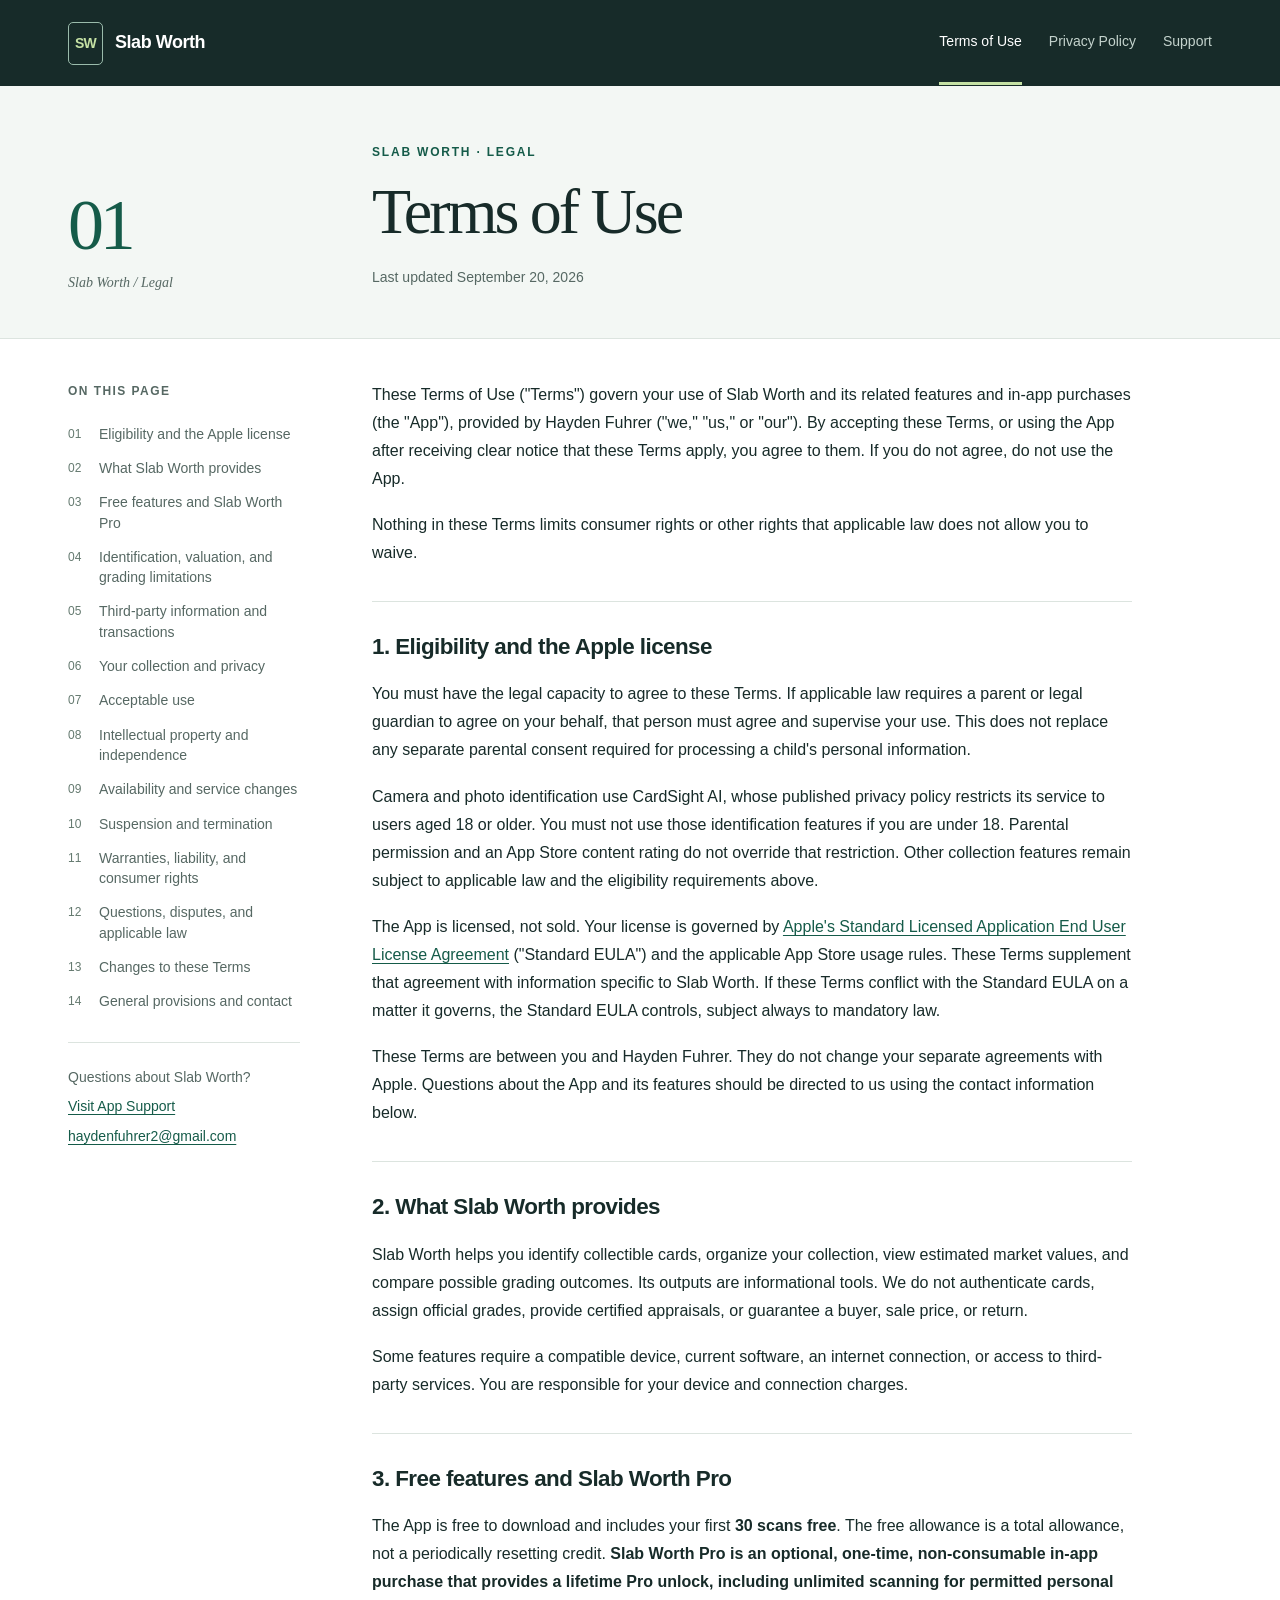
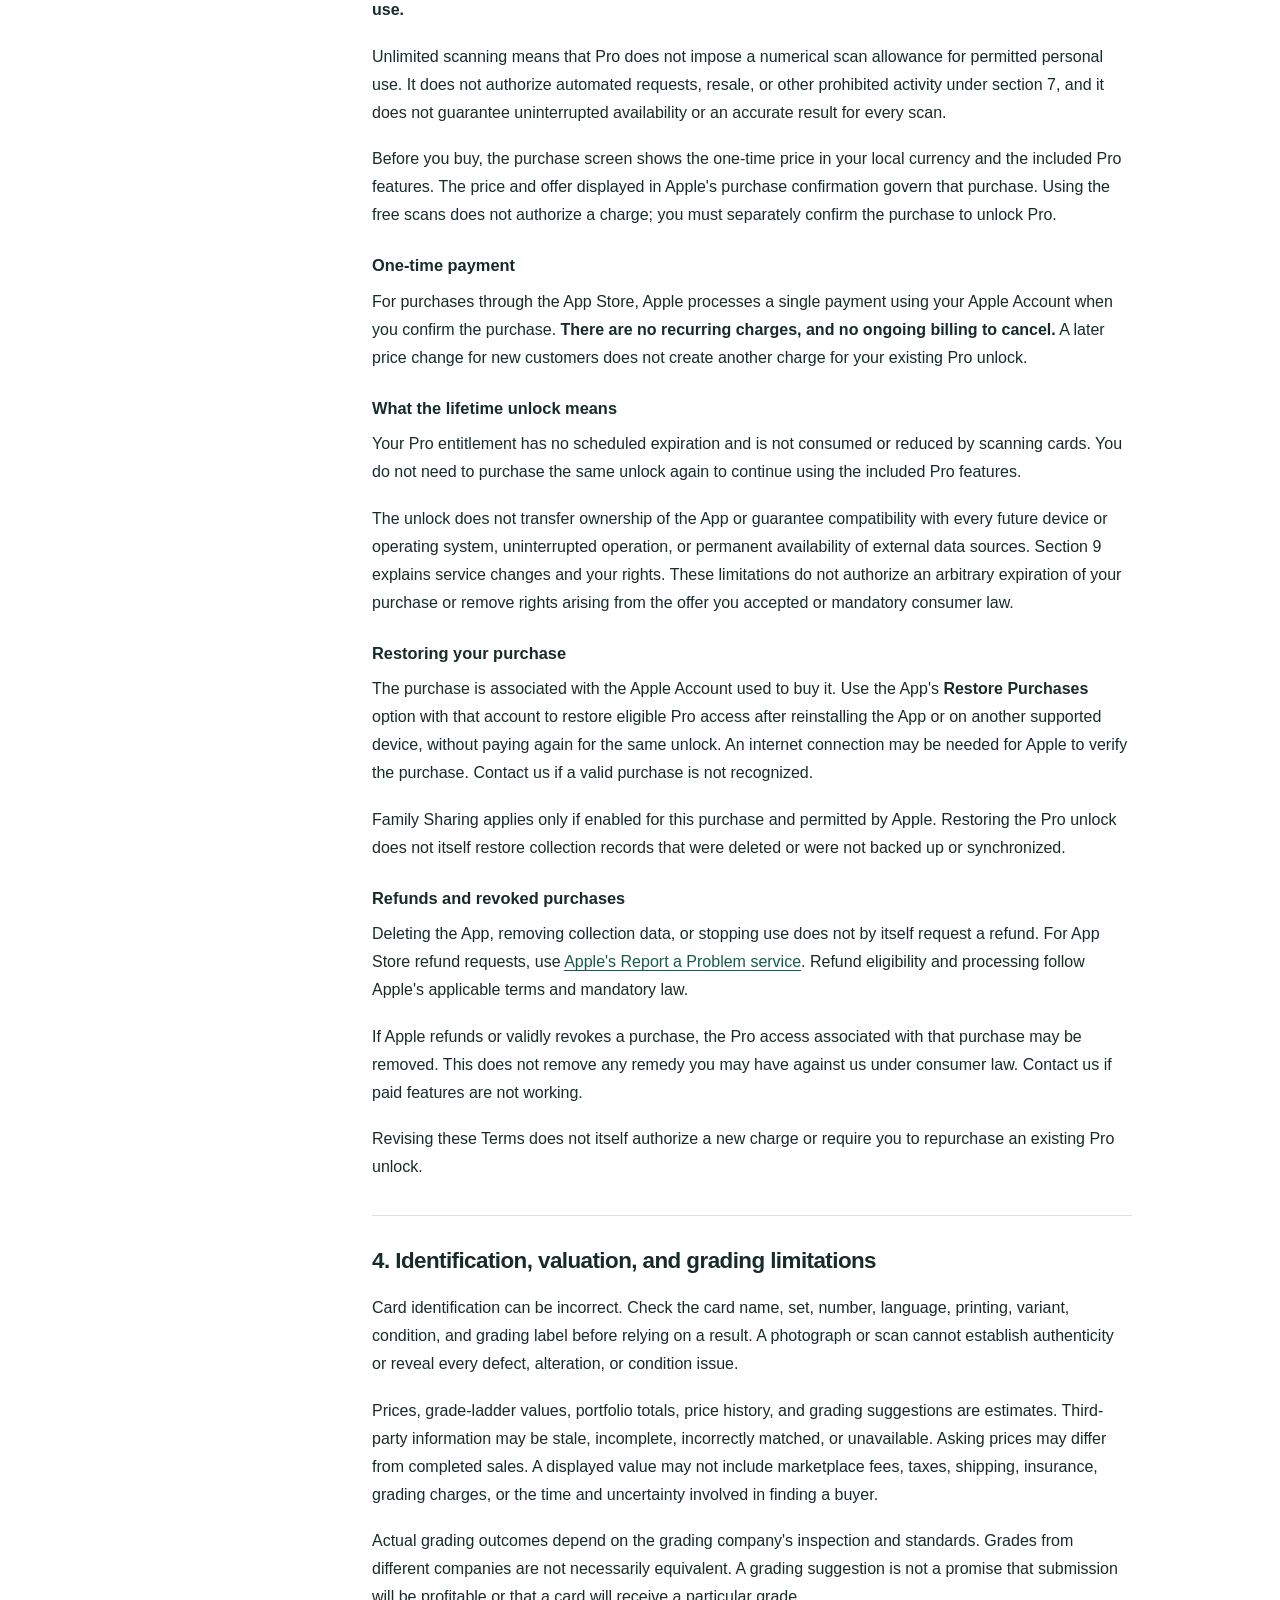
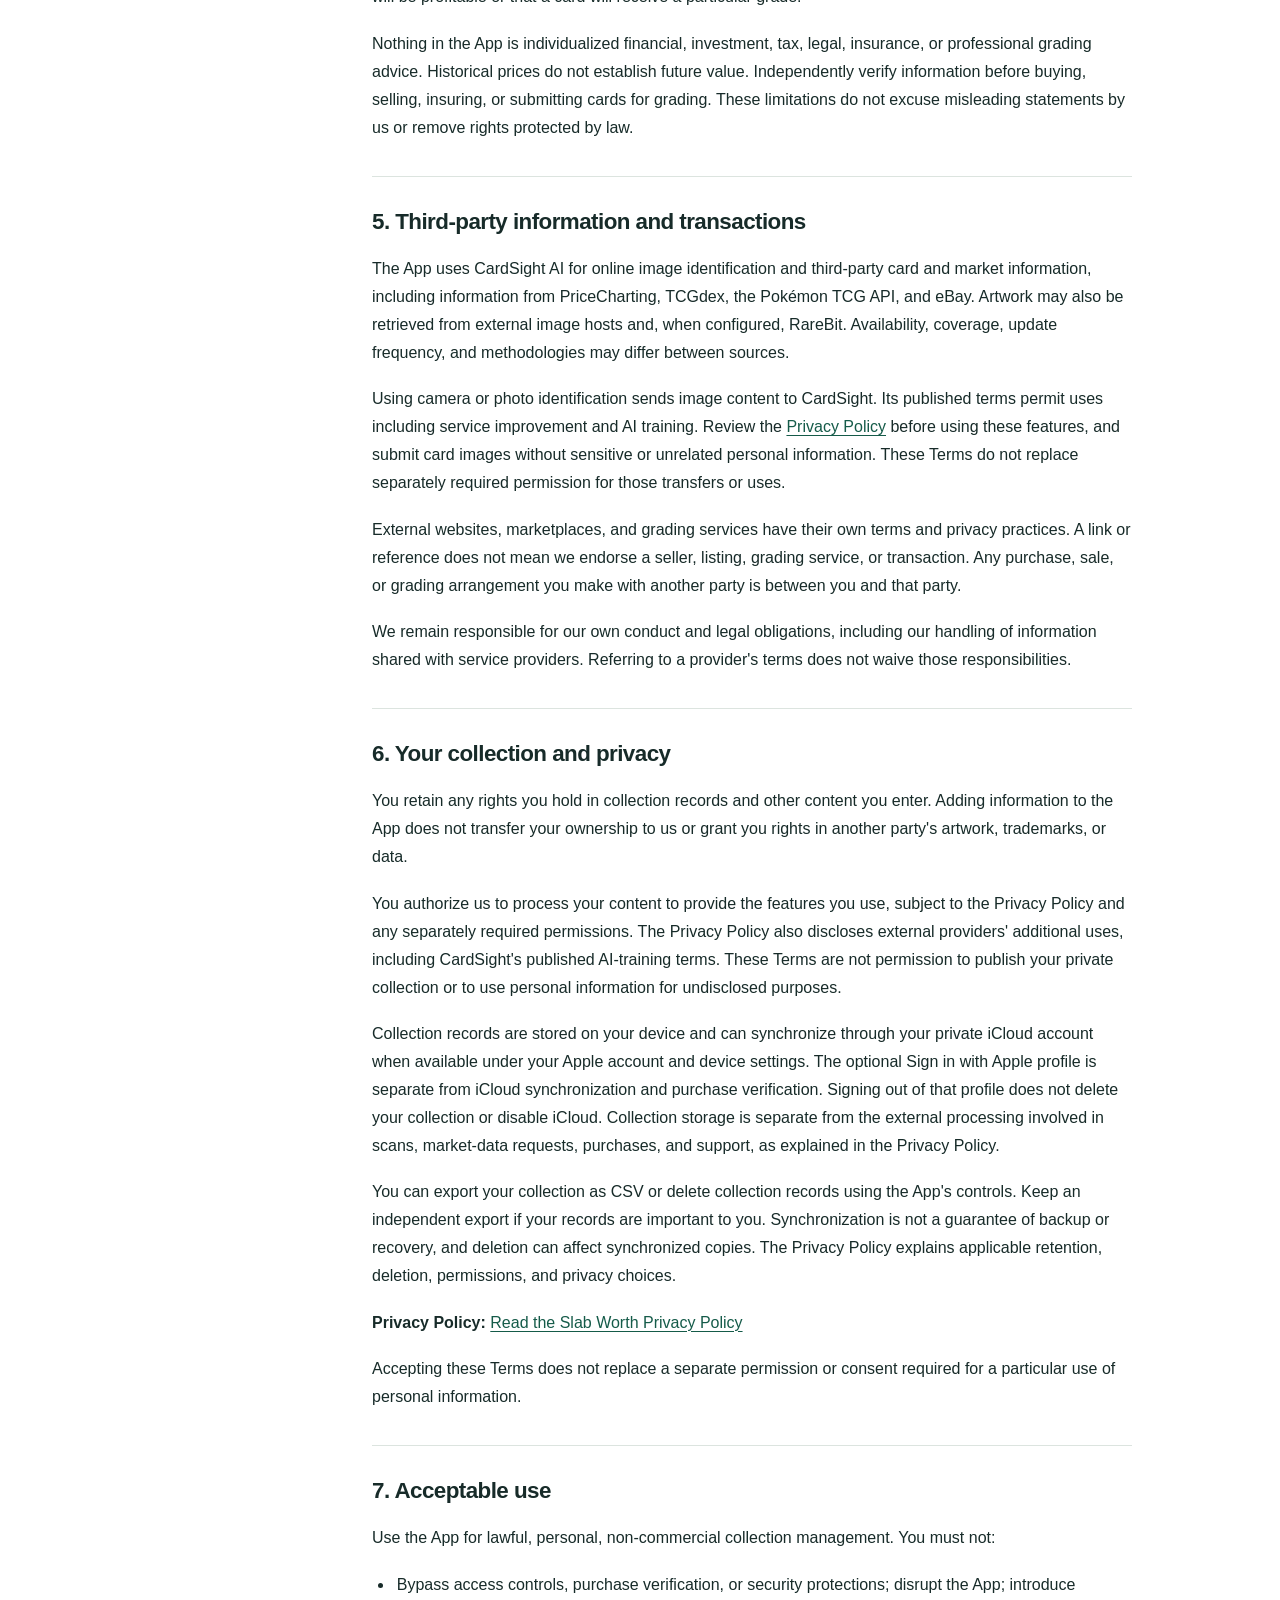
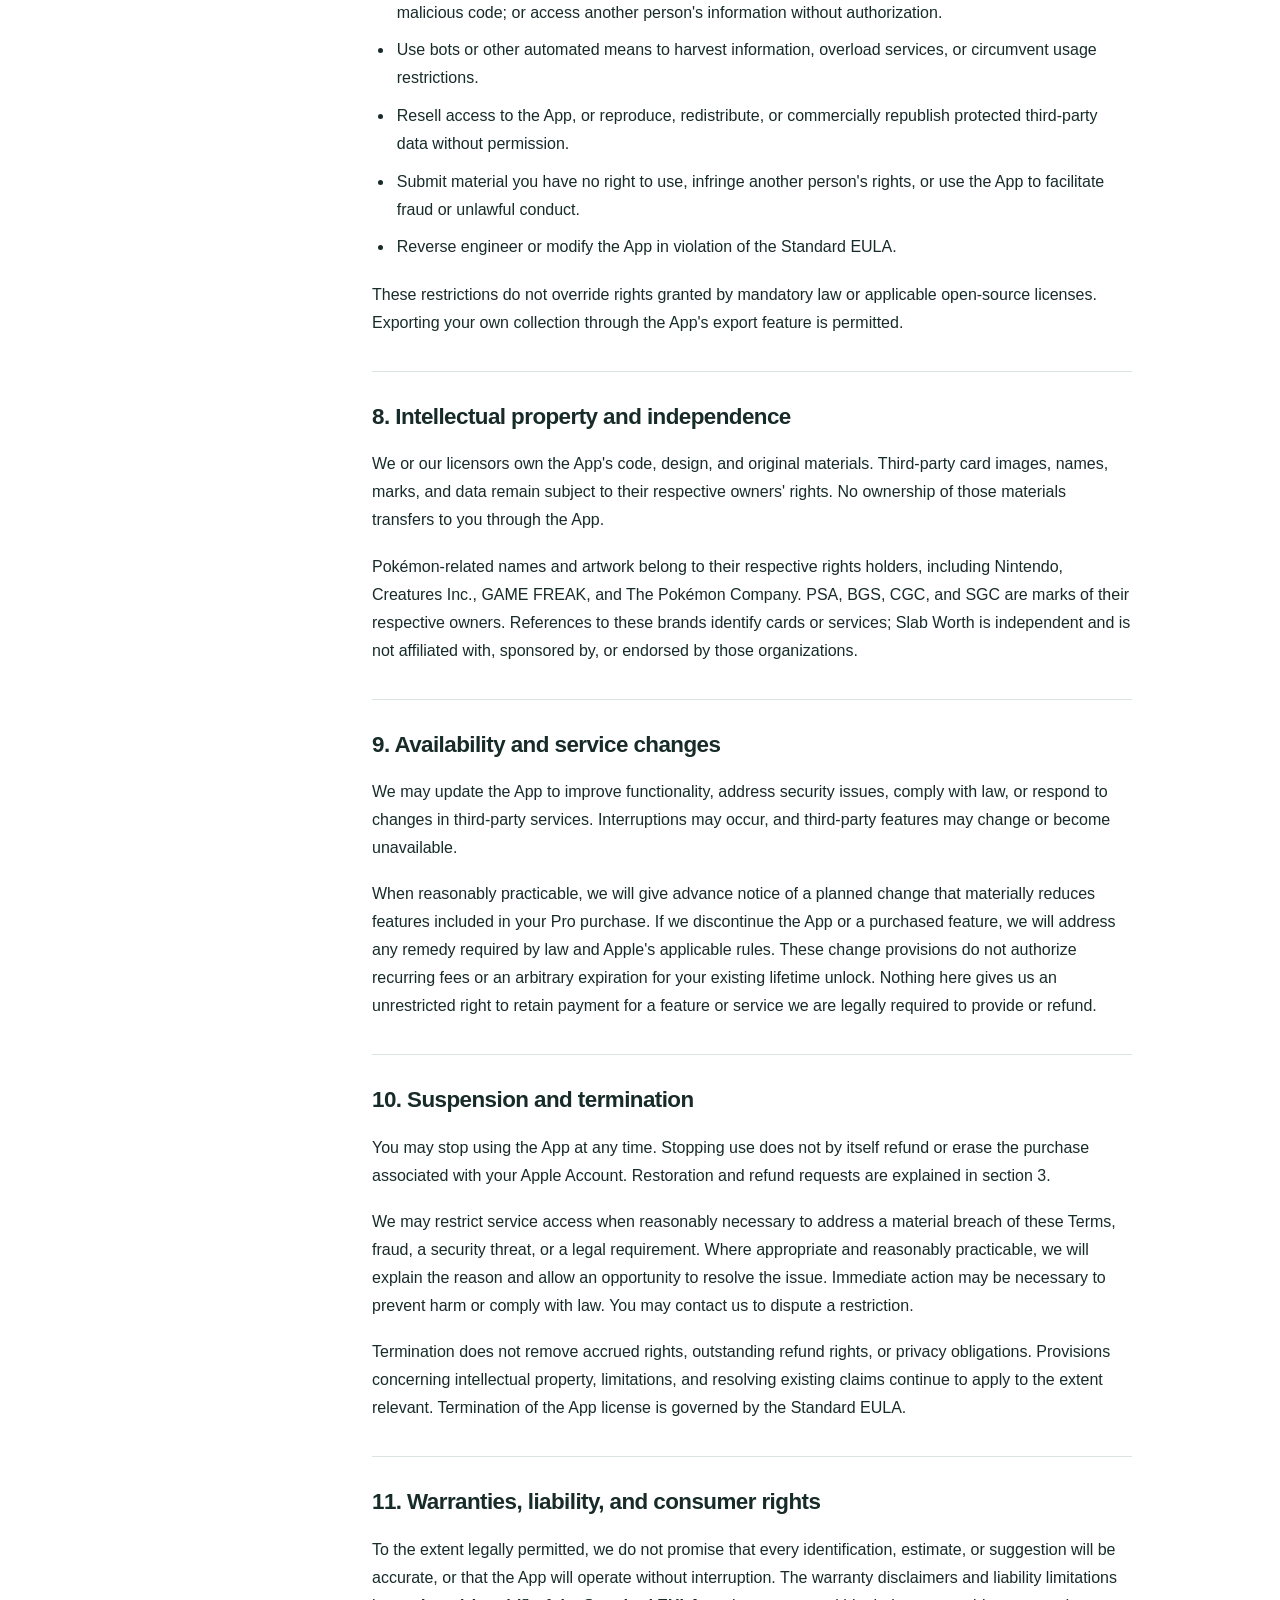
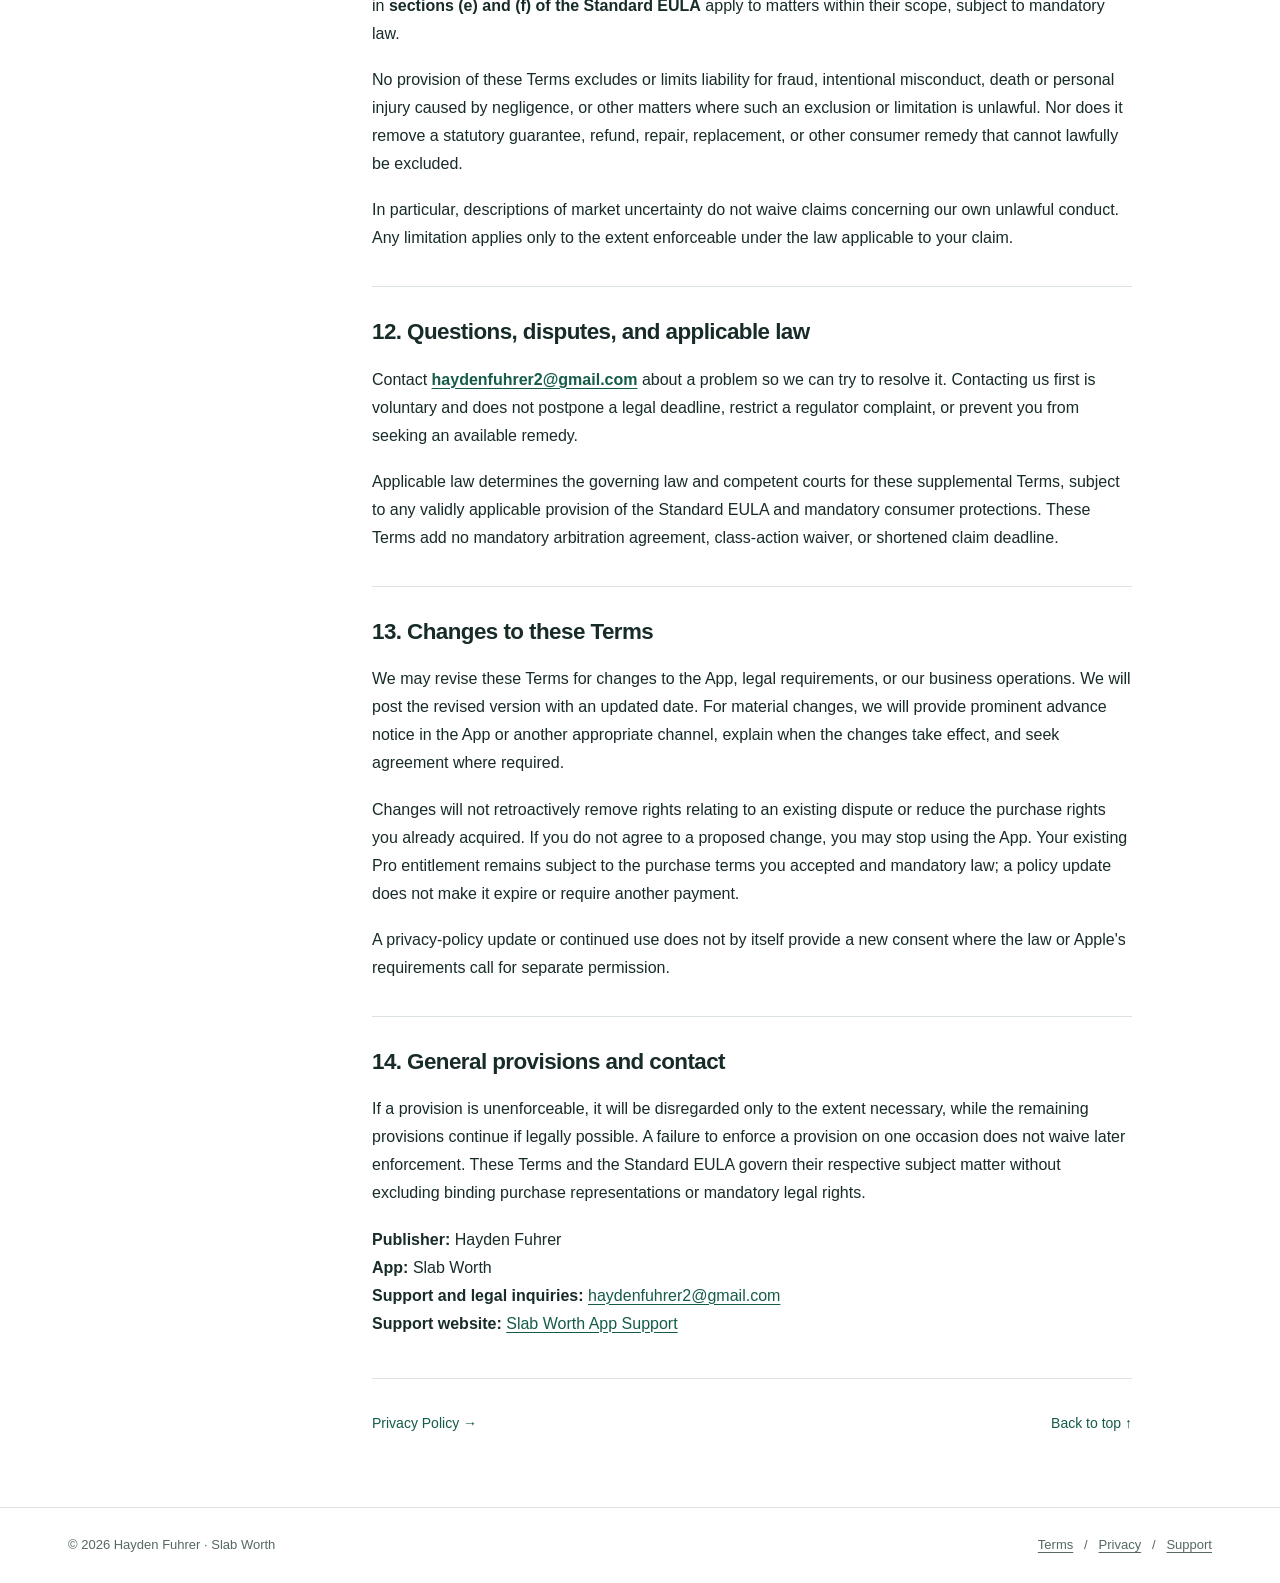
<file: index.html>
<!doctype html>
<html lang="en">
<head>
  <meta charset="utf-8">
  <meta name="viewport" content="width=device-width, initial-scale=1">
  <meta name="description" content="Slab Worth Terms of Use — read the app’s legal information.">
  
  <meta name="theme-color" content="#172b29">
  <meta name="referrer" content="strict-origin-when-cross-origin">
  <title>Terms of Use · Slab Worth</title>
  <link rel="icon" type="image/svg+xml" href="data:image/svg+xml,%3Csvg%20xmlns%3D%22http%3A%2F%2Fwww.w3.org%2F2000%2Fsvg%22%20viewBox%3D%220%200%2064%2064%22%3E%3Crect%20width%3D%2264%22%20height%3D%2264%22%20rx%3D%2212%22%20fill%3D%22%23172b29%22%2F%3E%3Crect%20x%3D%2216%22%20y%3D%229%22%20width%3D%2232%22%20height%3D%2246%22%20rx%3D%225%22%20fill%3D%22none%22%20stroke%3D%22%23c5e1a4%22%20stroke-width%3D%223%22%2F%3E%3Cpath%20d%3D%22M25%2025h14M25%2032h14M25%2039h8%22%20stroke%3D%22%23c5e1a4%22%20stroke-width%3D%223%22%20stroke-linecap%3D%22round%22%2F%3E%3C%2Fsvg%3E">
  <link rel="stylesheet" href="styles.css">
</head>
<body id="top">
  <a class="skip" href="#document">Skip to document</a>
  <header class="topbar">
    <div class="shell">
      <a class="brand" href="index.html" aria-label="Slab Worth legal home"><span class="brand-mark" aria-hidden="true">SW</span>Slab Worth</a>
      <nav class="topnav" aria-label="Site navigation">
        <a href="index.html" aria-current="page">Terms of Use</a>
        <a href="privacy.html">Privacy Policy</a>
        <a href="support.html">Support</a>
      </nav>
    </div>
  </header>
  <div class="masthead">
    <div class="shell">
      <div class="masthead-index" aria-hidden="true">01<span>Slab Worth / Legal</span></div>
      <div>
        <p class="eyebrow">Slab Worth · Legal</p>
        <h1>Terms of Use</h1>
        <div class="meta"><span>Last updated <time datetime="2026-09-20">September 20, 2026</time></span></div>
      </div>
    </div>
  </div>
  <div class="shell layout">
    <aside class="sidebar" aria-label="Document navigation">
      <p class="side-title">On this page</p>
      <nav aria-label="Table of contents"><ol class="contents"><li><a href="#1-eligibility-and-the-apple-license"><span class="number">01</span><span>Eligibility and the Apple license</span></a></li><li><a href="#2-what-slab-worth-provides"><span class="number">02</span><span>What Slab Worth provides</span></a></li><li><a href="#3-free-features-and-slab-worth-pro"><span class="number">03</span><span>Free features and Slab Worth Pro</span></a></li><li><a href="#4-identification-valuation-and-grading-limitations"><span class="number">04</span><span>Identification, valuation, and grading limitations</span></a></li><li><a href="#5-third-party-information-and-transactions"><span class="number">05</span><span>Third-party information and transactions</span></a></li><li><a href="#6-your-collection-and-privacy"><span class="number">06</span><span>Your collection and privacy</span></a></li><li><a href="#7-acceptable-use"><span class="number">07</span><span>Acceptable use</span></a></li><li><a href="#8-intellectual-property-and-independence"><span class="number">08</span><span>Intellectual property and independence</span></a></li><li><a href="#9-availability-and-service-changes"><span class="number">09</span><span>Availability and service changes</span></a></li><li><a href="#10-suspension-and-termination"><span class="number">10</span><span>Suspension and termination</span></a></li><li><a href="#11-warranties-liability-and-consumer-rights"><span class="number">11</span><span>Warranties, liability, and consumer rights</span></a></li><li><a href="#12-questions-disputes-and-applicable-law"><span class="number">12</span><span>Questions, disputes, and applicable law</span></a></li><li><a href="#13-changes-to-these-terms"><span class="number">13</span><span>Changes to these Terms</span></a></li><li><a href="#14-general-provisions-and-contact"><span class="number">14</span><span>General provisions and contact</span></a></li></ol></nav>
      <div class="side-contact"><p>Questions about Slab Worth?</p><p><a href="support.html">Visit App Support</a></p><a href="mailto:haydenfuhrer2@gmail.com">haydenfuhrer2@gmail.com</a></div>
    </aside>
    <main class="document" id="document" tabindex="-1">
      
      <details class="mobile-contents"><summary>On this page</summary><nav aria-label="Mobile table of contents"><ol class="contents"><li><a href="#1-eligibility-and-the-apple-license"><span class="number">01</span><span>Eligibility and the Apple license</span></a></li><li><a href="#2-what-slab-worth-provides"><span class="number">02</span><span>What Slab Worth provides</span></a></li><li><a href="#3-free-features-and-slab-worth-pro"><span class="number">03</span><span>Free features and Slab Worth Pro</span></a></li><li><a href="#4-identification-valuation-and-grading-limitations"><span class="number">04</span><span>Identification, valuation, and grading limitations</span></a></li><li><a href="#5-third-party-information-and-transactions"><span class="number">05</span><span>Third-party information and transactions</span></a></li><li><a href="#6-your-collection-and-privacy"><span class="number">06</span><span>Your collection and privacy</span></a></li><li><a href="#7-acceptable-use"><span class="number">07</span><span>Acceptable use</span></a></li><li><a href="#8-intellectual-property-and-independence"><span class="number">08</span><span>Intellectual property and independence</span></a></li><li><a href="#9-availability-and-service-changes"><span class="number">09</span><span>Availability and service changes</span></a></li><li><a href="#10-suspension-and-termination"><span class="number">10</span><span>Suspension and termination</span></a></li><li><a href="#11-warranties-liability-and-consumer-rights"><span class="number">11</span><span>Warranties, liability, and consumer rights</span></a></li><li><a href="#12-questions-disputes-and-applicable-law"><span class="number">12</span><span>Questions, disputes, and applicable law</span></a></li><li><a href="#13-changes-to-these-terms"><span class="number">13</span><span>Changes to these Terms</span></a></li><li><a href="#14-general-provisions-and-contact"><span class="number">14</span><span>General provisions and contact</span></a></li></ol></nav></details>
      <p>These Terms of Use (&quot;Terms&quot;) govern your use of Slab Worth and its related features and in-app purchases (the &quot;App&quot;), provided by Hayden Fuhrer (&quot;we,&quot; &quot;us,&quot; or &quot;our&quot;). By accepting these Terms, or using the App after receiving clear notice that these Terms apply, you agree to them. If you do not agree, do not use the App.</p>
<p>Nothing in these Terms limits consumer rights or other rights that applicable law does not allow you to waive.</p>
<h2 id="1-eligibility-and-the-apple-license">1. Eligibility and the Apple license</h2>
<p>You must have the legal capacity to agree to these Terms. If applicable law requires a parent or legal guardian to agree on your behalf, that person must agree and supervise your use. This does not replace any separate parental consent required for processing a child&#x27;s personal information.</p>
<p>Camera and photo identification use CardSight AI, whose published privacy policy restricts its service to users aged 18 or older. You must not use those identification features if you are under 18. Parental permission and an App Store content rating do not override that restriction. Other collection features remain subject to applicable law and the eligibility requirements above.</p>
<p>The App is licensed, not sold. Your license is governed by <a href="https://www.apple.com/legal/internet-services/itunes/dev/stdeula/">Apple&#x27;s Standard Licensed Application End User License Agreement</a> (&quot;Standard EULA&quot;) and the applicable App Store usage rules. These Terms supplement that agreement with information specific to Slab Worth. If these Terms conflict with the Standard EULA on a matter it governs, the Standard EULA controls, subject always to mandatory law.</p>
<p>These Terms are between you and Hayden Fuhrer. They do not change your separate agreements with Apple. Questions about the App and its features should be directed to us using the contact information below.</p>
<h2 id="2-what-slab-worth-provides">2. What Slab Worth provides</h2>
<p>Slab Worth helps you identify collectible cards, organize your collection, view estimated market values, and compare possible grading outcomes. Its outputs are informational tools. We do not authenticate cards, assign official grades, provide certified appraisals, or guarantee a buyer, sale price, or return.</p>
<p>Some features require a compatible device, current software, an internet connection, or access to third-party services. You are responsible for your device and connection charges.</p>
<h2 id="3-free-features-and-slab-worth-pro">3. Free features and Slab Worth Pro</h2>
<p>The App is free to download and includes your first <strong>30 scans free</strong>. The free allowance is a total allowance, not a periodically resetting credit. <strong>Slab Worth Pro is an optional, one-time, non-consumable in-app purchase that provides a lifetime Pro unlock, including unlimited scanning for permitted personal use.</strong></p>
<p>Unlimited scanning means that Pro does not impose a numerical scan allowance for permitted personal use. It does not authorize automated requests, resale, or other prohibited activity under section 7, and it does not guarantee uninterrupted availability or an accurate result for every scan.</p>
<p>Before you buy, the purchase screen shows the one-time price in your local currency and the included Pro features. The price and offer displayed in Apple&#x27;s purchase confirmation govern that purchase. Using the free scans does not authorize a charge; you must separately confirm the purchase to unlock Pro.</p>
<h3>One-time payment</h3>
<p>For purchases through the App Store, Apple processes a single payment using your Apple Account when you confirm the purchase. <strong>There are no recurring charges, and no ongoing billing to cancel.</strong> A later price change for new customers does not create another charge for your existing Pro unlock.</p>
<h3>What the lifetime unlock means</h3>
<p>Your Pro entitlement has no scheduled expiration and is not consumed or reduced by scanning cards. You do not need to purchase the same unlock again to continue using the included Pro features.</p>
<p>The unlock does not transfer ownership of the App or guarantee compatibility with every future device or operating system, uninterrupted operation, or permanent availability of external data sources. Section 9 explains service changes and your rights. These limitations do not authorize an arbitrary expiration of your purchase or remove rights arising from the offer you accepted or mandatory consumer law.</p>
<h3>Restoring your purchase</h3>
<p>The purchase is associated with the Apple Account used to buy it. Use the App&#x27;s <strong>Restore Purchases</strong> option with that account to restore eligible Pro access after reinstalling the App or on another supported device, without paying again for the same unlock. An internet connection may be needed for Apple to verify the purchase. Contact us if a valid purchase is not recognized.</p>
<p>Family Sharing applies only if enabled for this purchase and permitted by Apple. Restoring the Pro unlock does not itself restore collection records that were deleted or were not backed up or synchronized.</p>
<h3>Refunds and revoked purchases</h3>
<p>Deleting the App, removing collection data, or stopping use does not by itself request a refund. For App Store refund requests, use <a href="https://reportaproblem.apple.com/">Apple&#x27;s Report a Problem service</a>. Refund eligibility and processing follow Apple&#x27;s applicable terms and mandatory law.</p>
<p>If Apple refunds or validly revokes a purchase, the Pro access associated with that purchase may be removed. This does not remove any remedy you may have against us under consumer law. Contact us if paid features are not working.</p>
<p>Revising these Terms does not itself authorize a new charge or require you to repurchase an existing Pro unlock.</p>
<h2 id="4-identification-valuation-and-grading-limitations">4. Identification, valuation, and grading limitations</h2>
<p>Card identification can be incorrect. Check the card name, set, number, language, printing, variant, condition, and grading label before relying on a result. A photograph or scan cannot establish authenticity or reveal every defect, alteration, or condition issue.</p>
<p>Prices, grade-ladder values, portfolio totals, price history, and grading suggestions are estimates. Third-party information may be stale, incomplete, incorrectly matched, or unavailable. Asking prices may differ from completed sales. A displayed value may not include marketplace fees, taxes, shipping, insurance, grading charges, or the time and uncertainty involved in finding a buyer.</p>
<p>Actual grading outcomes depend on the grading company&#x27;s inspection and standards. Grades from different companies are not necessarily equivalent. A grading suggestion is not a promise that submission will be profitable or that a card will receive a particular grade.</p>
<p>Nothing in the App is individualized financial, investment, tax, legal, insurance, or professional grading advice. Historical prices do not establish future value. Independently verify information before buying, selling, insuring, or submitting cards for grading. These limitations do not excuse misleading statements by us or remove rights protected by law.</p>
<h2 id="5-third-party-information-and-transactions">5. Third-party information and transactions</h2>
<p>The App uses CardSight AI for online image identification and third-party card and market information, including information from PriceCharting, TCGdex, the Pokémon TCG API, and eBay. Artwork may also be retrieved from external image hosts and, when configured, RareBit. Availability, coverage, update frequency, and methodologies may differ between sources.</p>
<p>Using camera or photo identification sends image content to CardSight. Its published terms permit uses including service improvement and AI training. Review the <a href="privacy.html#3-camera-and-photo-identification-with-cardsight-ai">Privacy Policy</a> before using these features, and submit card images without sensitive or unrelated personal information. These Terms do not replace separately required permission for those transfers or uses.</p>
<p>External websites, marketplaces, and grading services have their own terms and privacy practices. A link or reference does not mean we endorse a seller, listing, grading service, or transaction. Any purchase, sale, or grading arrangement you make with another party is between you and that party.</p>
<p>We remain responsible for our own conduct and legal obligations, including our handling of information shared with service providers. Referring to a provider&#x27;s terms does not waive those responsibilities.</p>
<h2 id="6-your-collection-and-privacy">6. Your collection and privacy</h2>
<p>You retain any rights you hold in collection records and other content you enter. Adding information to the App does not transfer your ownership to us or grant you rights in another party&#x27;s artwork, trademarks, or data.</p>
<p>You authorize us to process your content to provide the features you use, subject to the Privacy Policy and any separately required permissions. The Privacy Policy also discloses external providers&#x27; additional uses, including CardSight&#x27;s published AI-training terms. These Terms are not permission to publish your private collection or to use personal information for undisclosed purposes.</p>
<p>Collection records are stored on your device and can synchronize through your private iCloud account when available under your Apple account and device settings. The optional Sign in with Apple profile is separate from iCloud synchronization and purchase verification. Signing out of that profile does not delete your collection or disable iCloud. Collection storage is separate from the external processing involved in scans, market-data requests, purchases, and support, as explained in the Privacy Policy.</p>
<p>You can export your collection as CSV or delete collection records using the App&#x27;s controls. Keep an independent export if your records are important to you. Synchronization is not a guarantee of backup or recovery, and deletion can affect synchronized copies. The Privacy Policy explains applicable retention, deletion, permissions, and privacy choices.</p>
<p><strong>Privacy Policy:</strong> <a href="privacy.html">Read the Slab Worth Privacy Policy</a></p>
<p>Accepting these Terms does not replace a separate permission or consent required for a particular use of personal information.</p>
<h2 id="7-acceptable-use">7. Acceptable use</h2>
<p>Use the App for lawful, personal, non-commercial collection management. You must not:</p>
<ul>
<li>Bypass access controls, purchase verification, or security protections; disrupt the App; introduce malicious code; or access another person&#x27;s information without authorization.</li>
<li>Use bots or other automated means to harvest information, overload services, or circumvent usage restrictions.</li>
<li>Resell access to the App, or reproduce, redistribute, or commercially republish protected third-party data without permission.</li>
<li>Submit material you have no right to use, infringe another person&#x27;s rights, or use the App to facilitate fraud or unlawful conduct.</li>
<li>Reverse engineer or modify the App in violation of the Standard EULA.</li>
</ul>
<p>These restrictions do not override rights granted by mandatory law or applicable open-source licenses. Exporting your own collection through the App&#x27;s export feature is permitted.</p>
<h2 id="8-intellectual-property-and-independence">8. Intellectual property and independence</h2>
<p>We or our licensors own the App&#x27;s code, design, and original materials. Third-party card images, names, marks, and data remain subject to their respective owners&#x27; rights. No ownership of those materials transfers to you through the App.</p>
<p>Pokémon-related names and artwork belong to their respective rights holders, including Nintendo, Creatures Inc., GAME FREAK, and The Pokémon Company. PSA, BGS, CGC, and SGC are marks of their respective owners. References to these brands identify cards or services; Slab Worth is independent and is not affiliated with, sponsored by, or endorsed by those organizations.</p>
<h2 id="9-availability-and-service-changes">9. Availability and service changes</h2>
<p>We may update the App to improve functionality, address security issues, comply with law, or respond to changes in third-party services. Interruptions may occur, and third-party features may change or become unavailable.</p>
<p>When reasonably practicable, we will give advance notice of a planned change that materially reduces features included in your Pro purchase. If we discontinue the App or a purchased feature, we will address any remedy required by law and Apple&#x27;s applicable rules. These change provisions do not authorize recurring fees or an arbitrary expiration for your existing lifetime unlock. Nothing here gives us an unrestricted right to retain payment for a feature or service we are legally required to provide or refund.</p>
<h2 id="10-suspension-and-termination">10. Suspension and termination</h2>
<p>You may stop using the App at any time. Stopping use does not by itself refund or erase the purchase associated with your Apple Account. Restoration and refund requests are explained in section 3.</p>
<p>We may restrict service access when reasonably necessary to address a material breach of these Terms, fraud, a security threat, or a legal requirement. Where appropriate and reasonably practicable, we will explain the reason and allow an opportunity to resolve the issue. Immediate action may be necessary to prevent harm or comply with law. You may contact us to dispute a restriction.</p>
<p>Termination does not remove accrued rights, outstanding refund rights, or privacy obligations. Provisions concerning intellectual property, limitations, and resolving existing claims continue to apply to the extent relevant. Termination of the App license is governed by the Standard EULA.</p>
<h2 id="11-warranties-liability-and-consumer-rights">11. Warranties, liability, and consumer rights</h2>
<p>To the extent legally permitted, we do not promise that every identification, estimate, or suggestion will be accurate, or that the App will operate without interruption. The warranty disclaimers and liability limitations in <strong>sections (e) and (f) of the Standard EULA</strong> apply to matters within their scope, subject to mandatory law.</p>
<p>No provision of these Terms excludes or limits liability for fraud, intentional misconduct, death or personal injury caused by negligence, or other matters where such an exclusion or limitation is unlawful. Nor does it remove a statutory guarantee, refund, repair, replacement, or other consumer remedy that cannot lawfully be excluded.</p>
<p>In particular, descriptions of market uncertainty do not waive claims concerning our own unlawful conduct. Any limitation applies only to the extent enforceable under the law applicable to your claim.</p>
<h2 id="12-questions-disputes-and-applicable-law">12. Questions, disputes, and applicable law</h2>
<p>Contact <strong><a href="mailto:haydenfuhrer2@gmail.com">haydenfuhrer2@gmail.com</a></strong> about a problem so we can try to resolve it. Contacting us first is voluntary and does not postpone a legal deadline, restrict a regulator complaint, or prevent you from seeking an available remedy.</p>
<p>Applicable law determines the governing law and competent courts for these supplemental Terms, subject to any validly applicable provision of the Standard EULA and mandatory consumer protections. These Terms add no mandatory arbitration agreement, class-action waiver, or shortened claim deadline.</p>
<h2 id="13-changes-to-these-terms">13. Changes to these Terms</h2>
<p>We may revise these Terms for changes to the App, legal requirements, or our business operations. We will post the revised version with an updated date. For material changes, we will provide prominent advance notice in the App or another appropriate channel, explain when the changes take effect, and seek agreement where required.</p>
<p>Changes will not retroactively remove rights relating to an existing dispute or reduce the purchase rights you already acquired. If you do not agree to a proposed change, you may stop using the App. Your existing Pro entitlement remains subject to the purchase terms you accepted and mandatory law; a policy update does not make it expire or require another payment.</p>
<p>A privacy-policy update or continued use does not by itself provide a new consent where the law or Apple&#x27;s requirements call for separate permission.</p>
<h2 id="14-general-provisions-and-contact">14. General provisions and contact</h2>
<p>If a provision is unenforceable, it will be disregarded only to the extent necessary, while the remaining provisions continue if legally possible. A failure to enforce a provision on one occasion does not waive later enforcement. These Terms and the Standard EULA govern their respective subject matter without excluding binding purchase representations or mandatory legal rights.</p>
<p><strong>Publisher:</strong> Hayden Fuhrer<br> <strong>App:</strong> Slab Worth<br> <strong>Support and legal inquiries:</strong> <a href="mailto:haydenfuhrer2@gmail.com">haydenfuhrer2@gmail.com</a><br> <strong>Support website:</strong> <a href="https://mealmusedev-cloud.github.io/SlabWorth/support.html">Slab Worth App Support</a></p>
      <div class="page-end"><a href="privacy.html">Privacy Policy →</a><a href="#top">Back to top ↑</a></div>
    </main>
  </div>
  <footer><div class="shell"><span>© 2026 Hayden Fuhrer · Slab Worth</span><span><a href="index.html">Terms</a> &nbsp; / &nbsp; <a href="privacy.html">Privacy</a> &nbsp; / &nbsp; <a href="support.html">Support</a></span></div></footer>
</body>
</html>
</file>
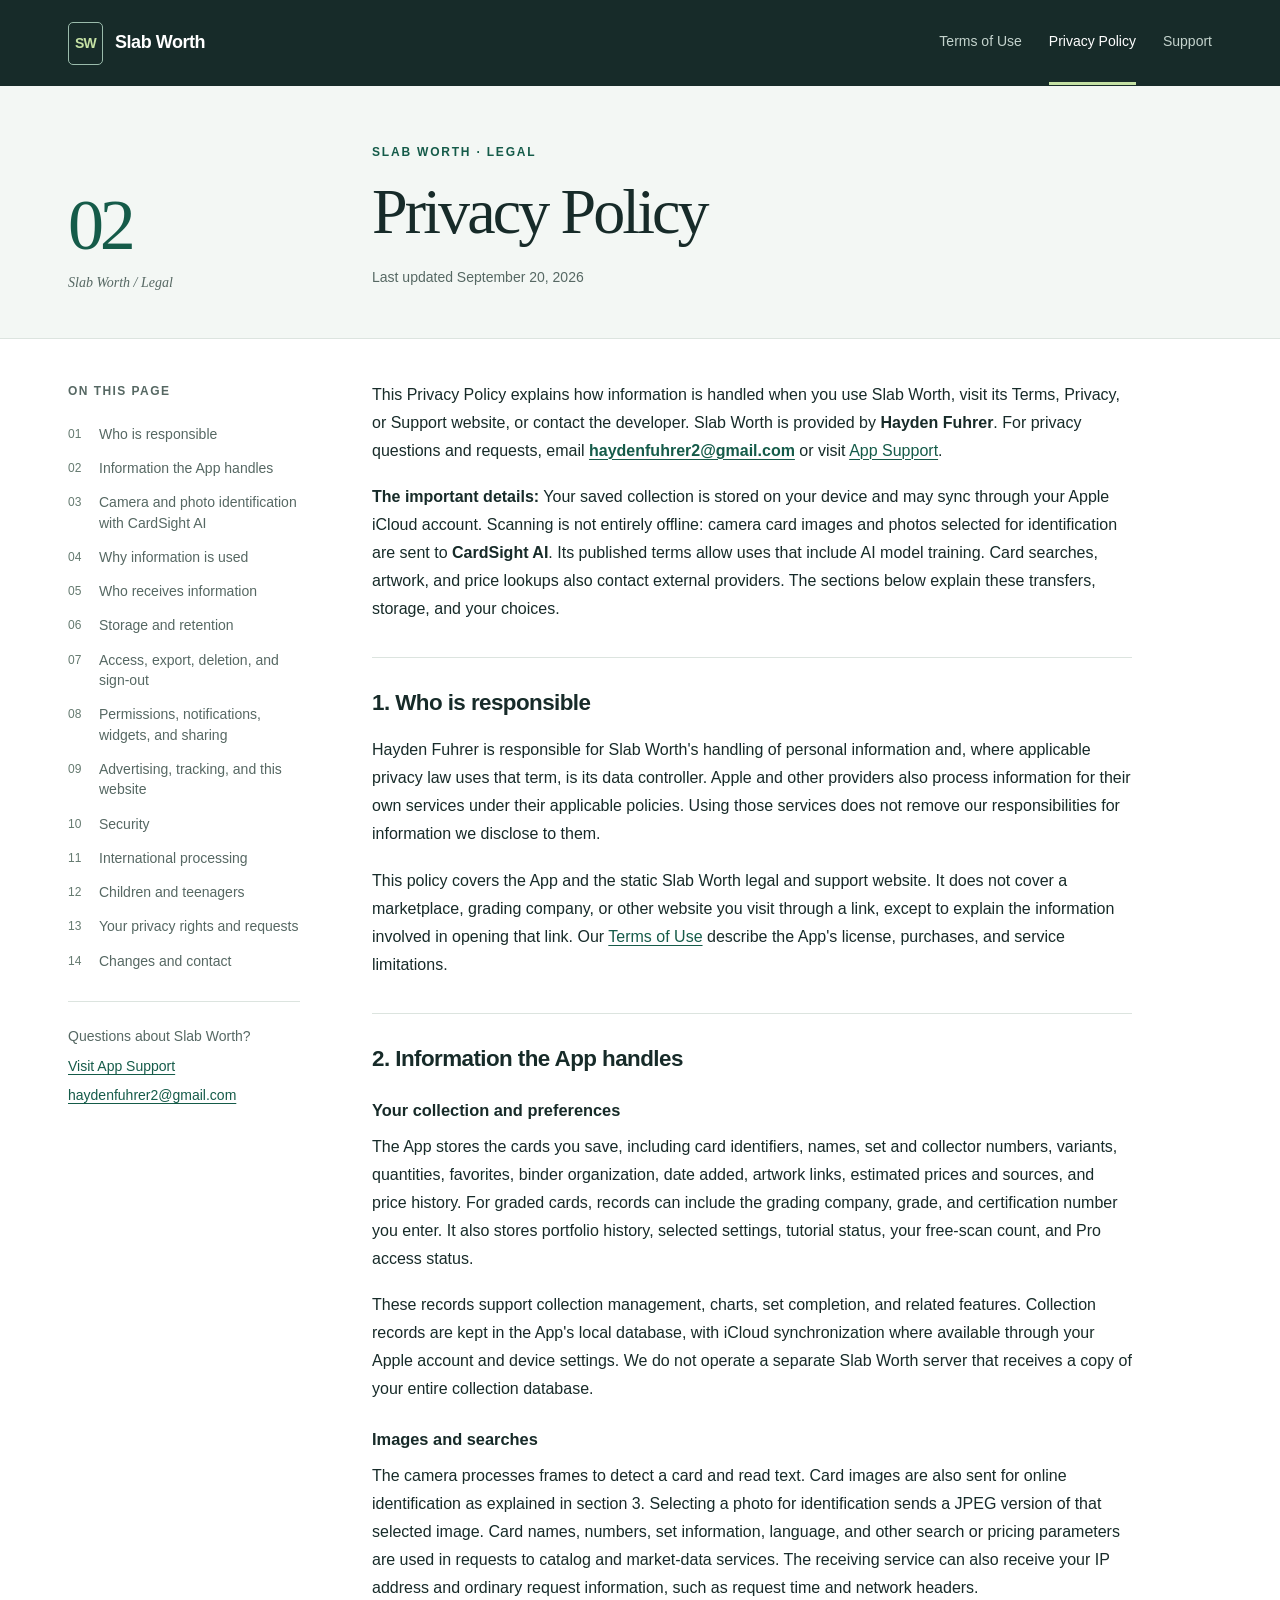
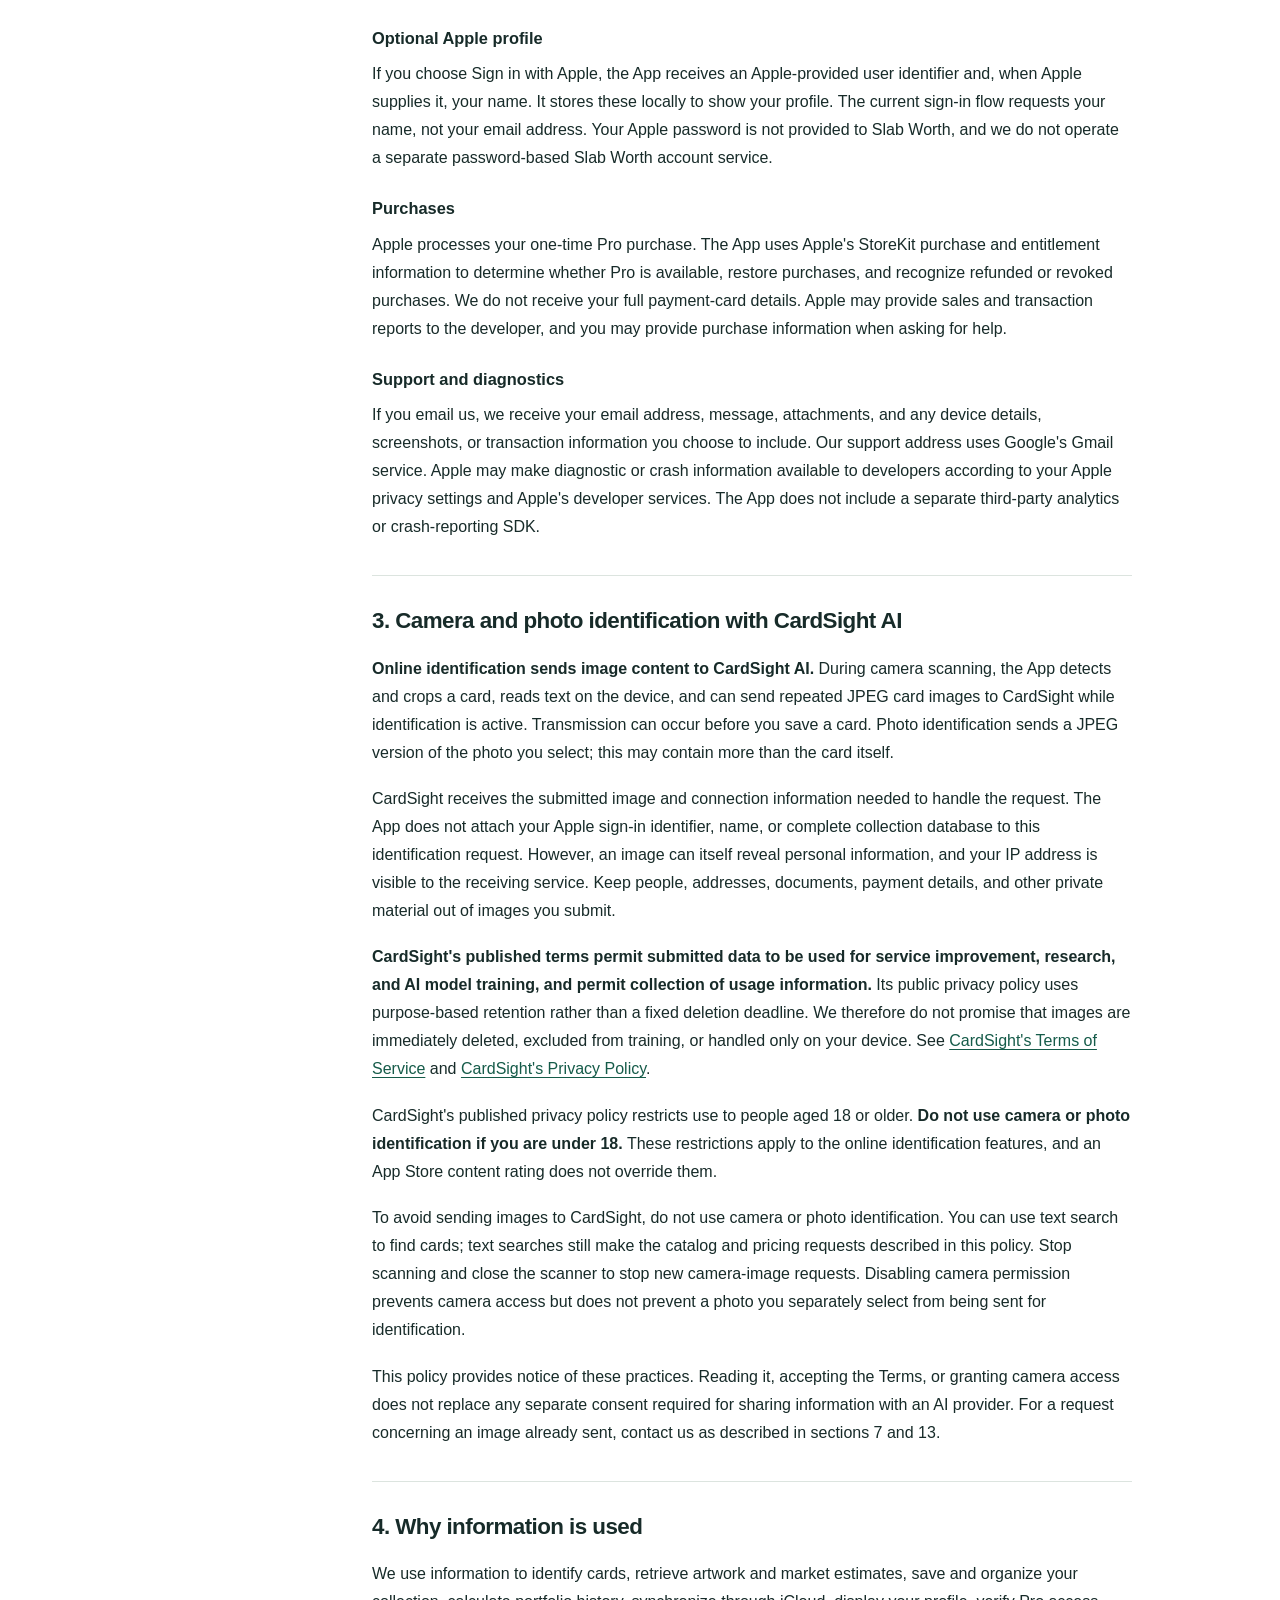
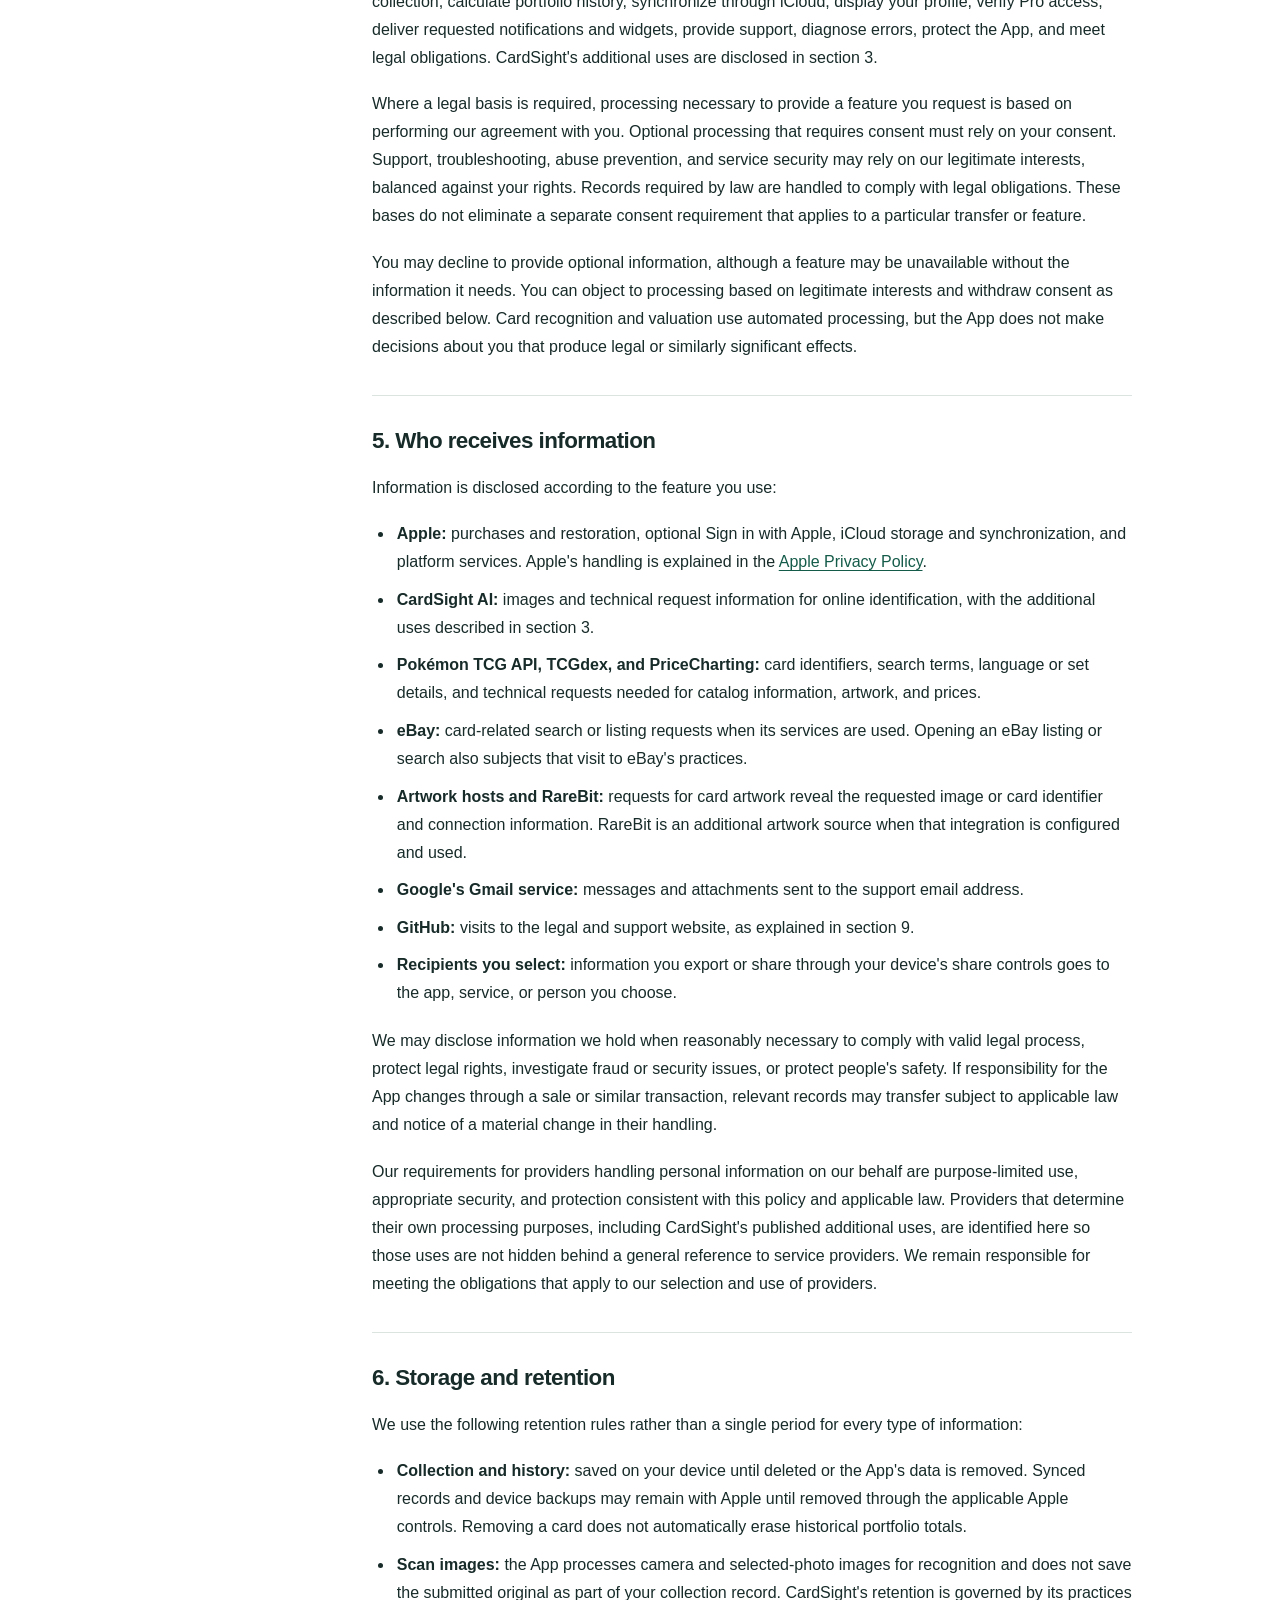
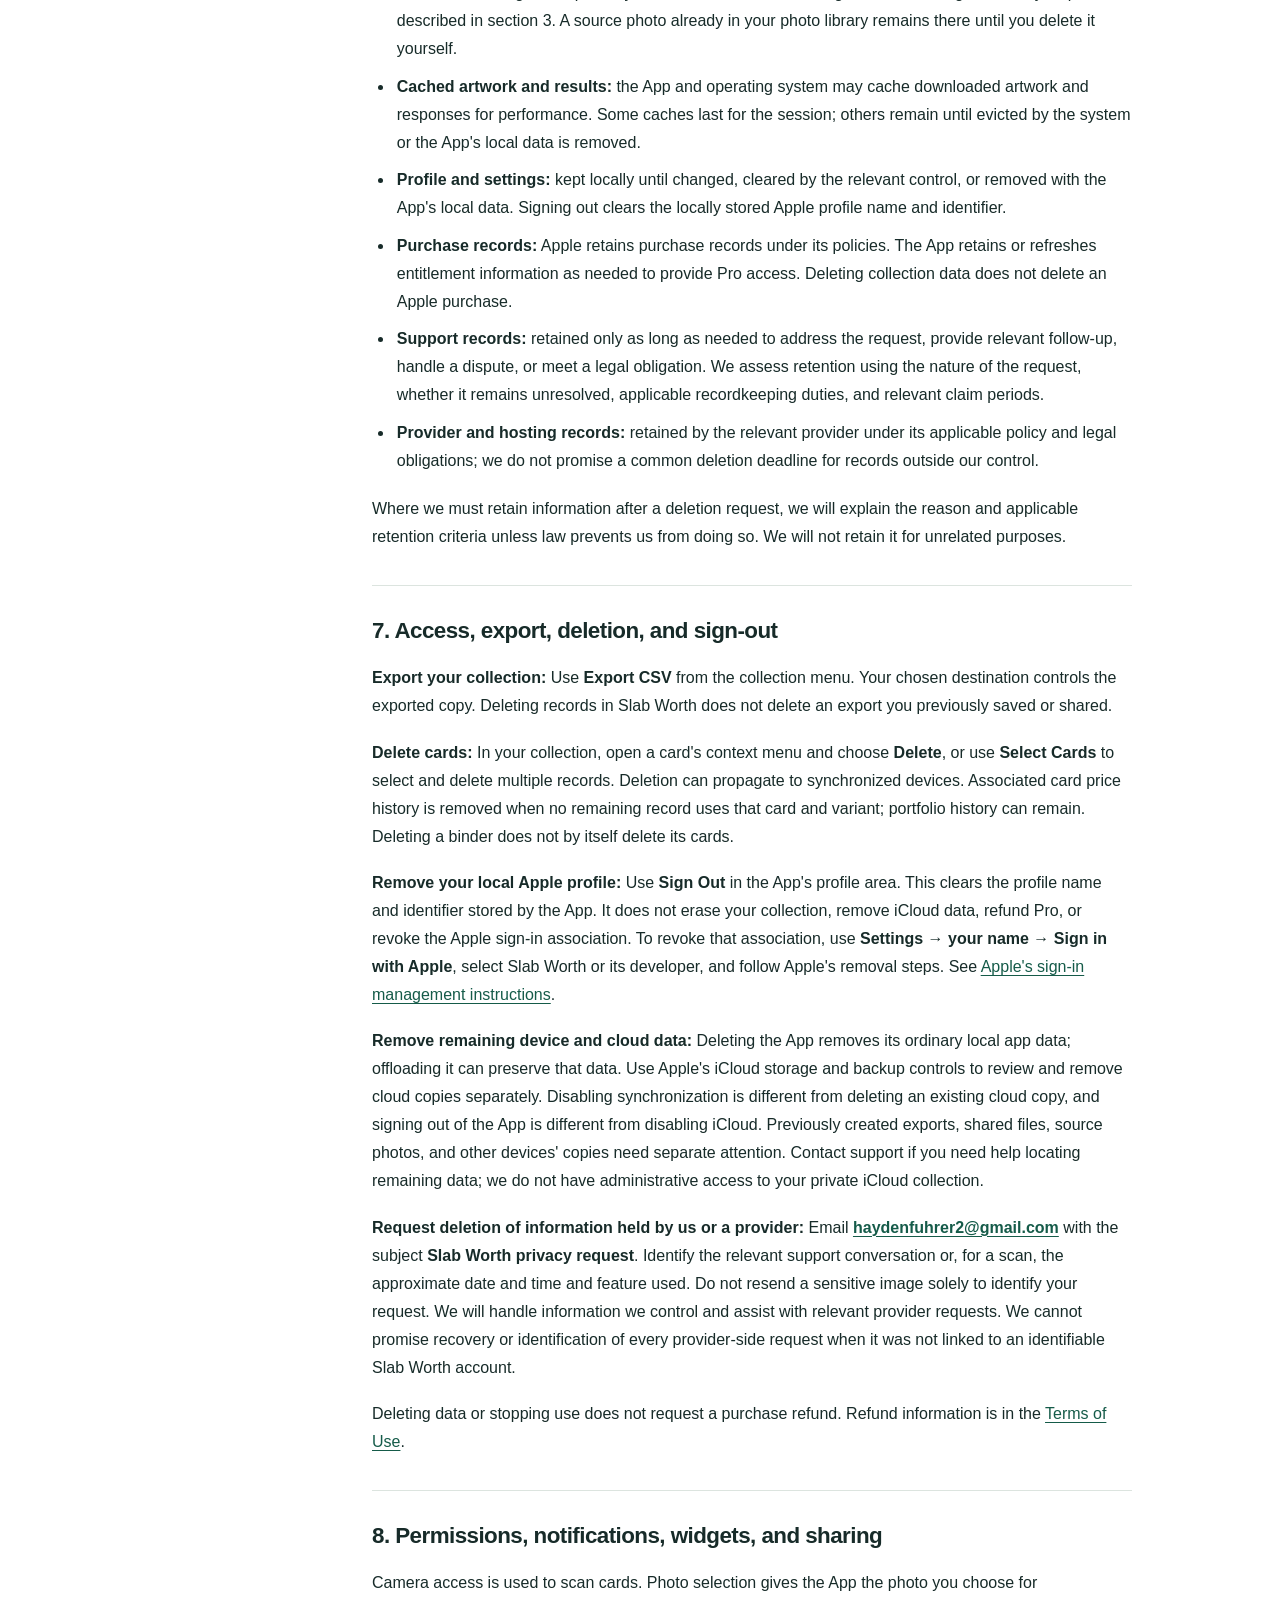
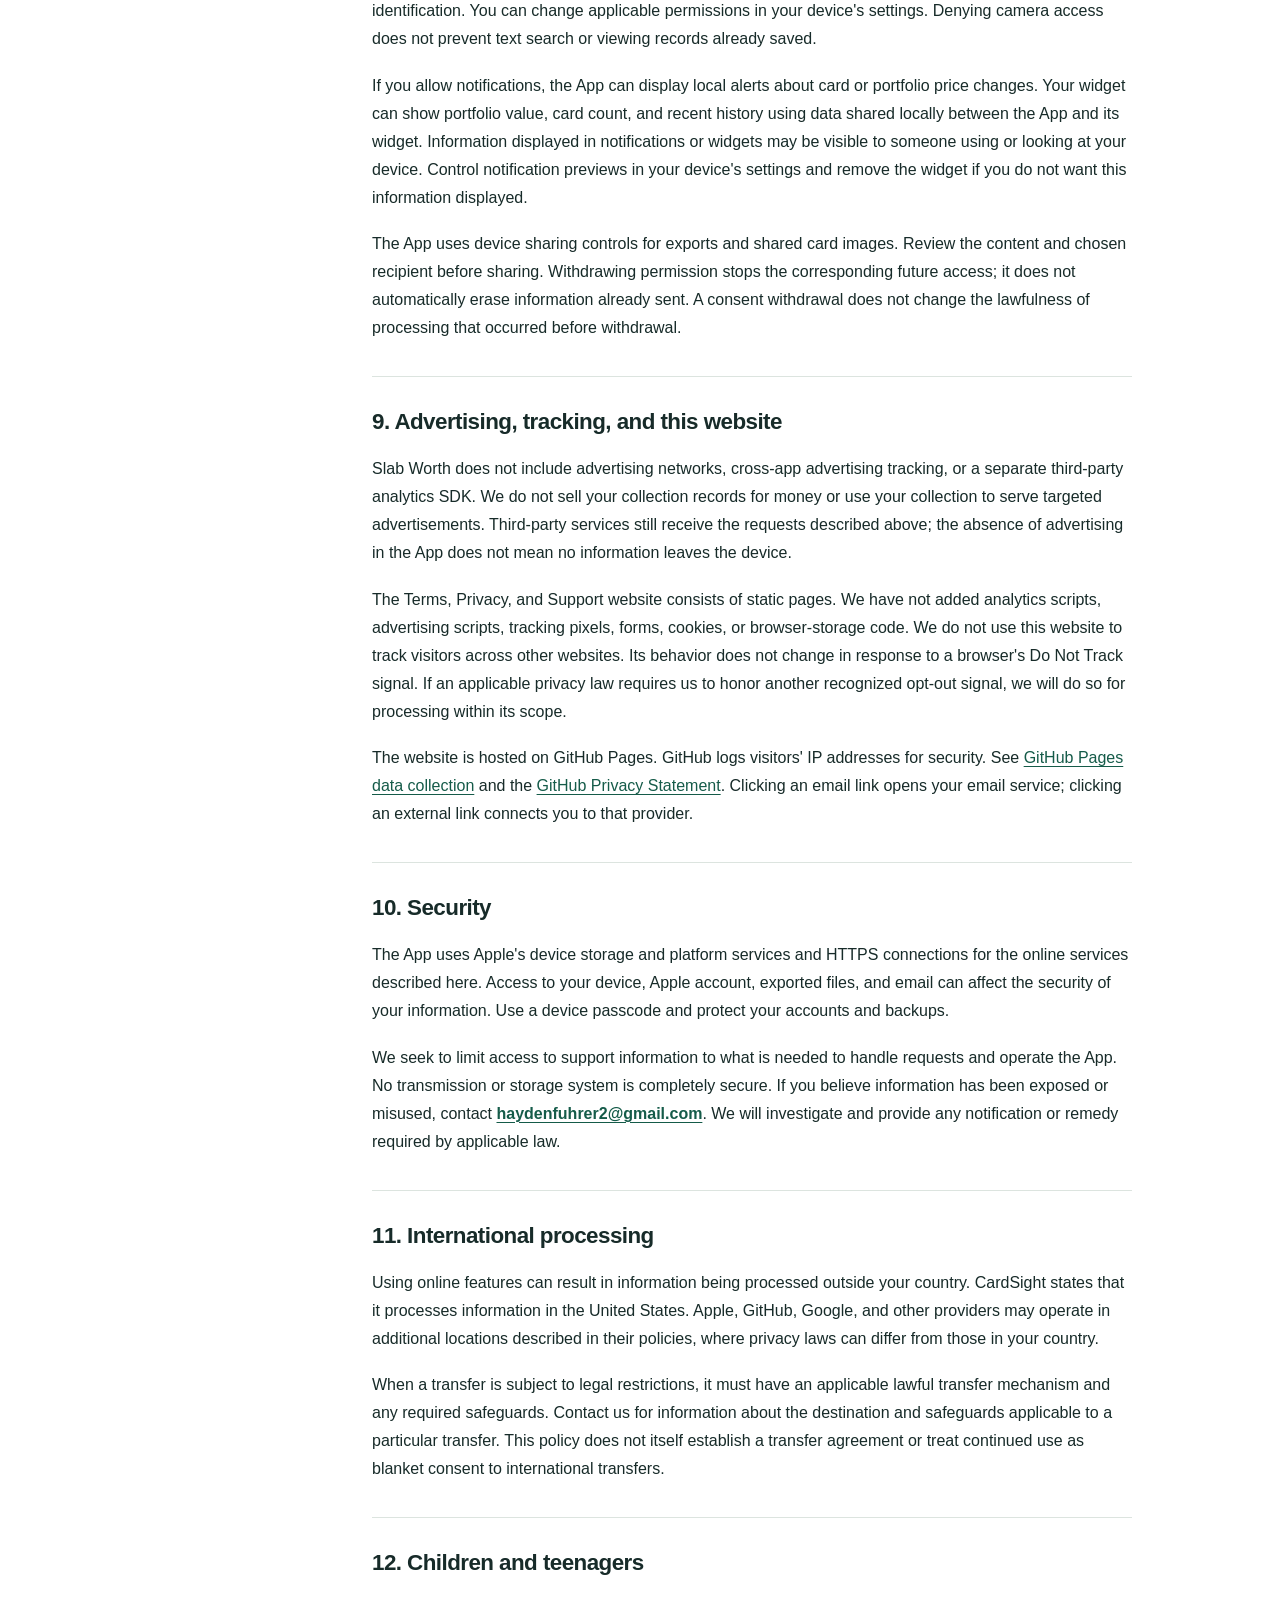
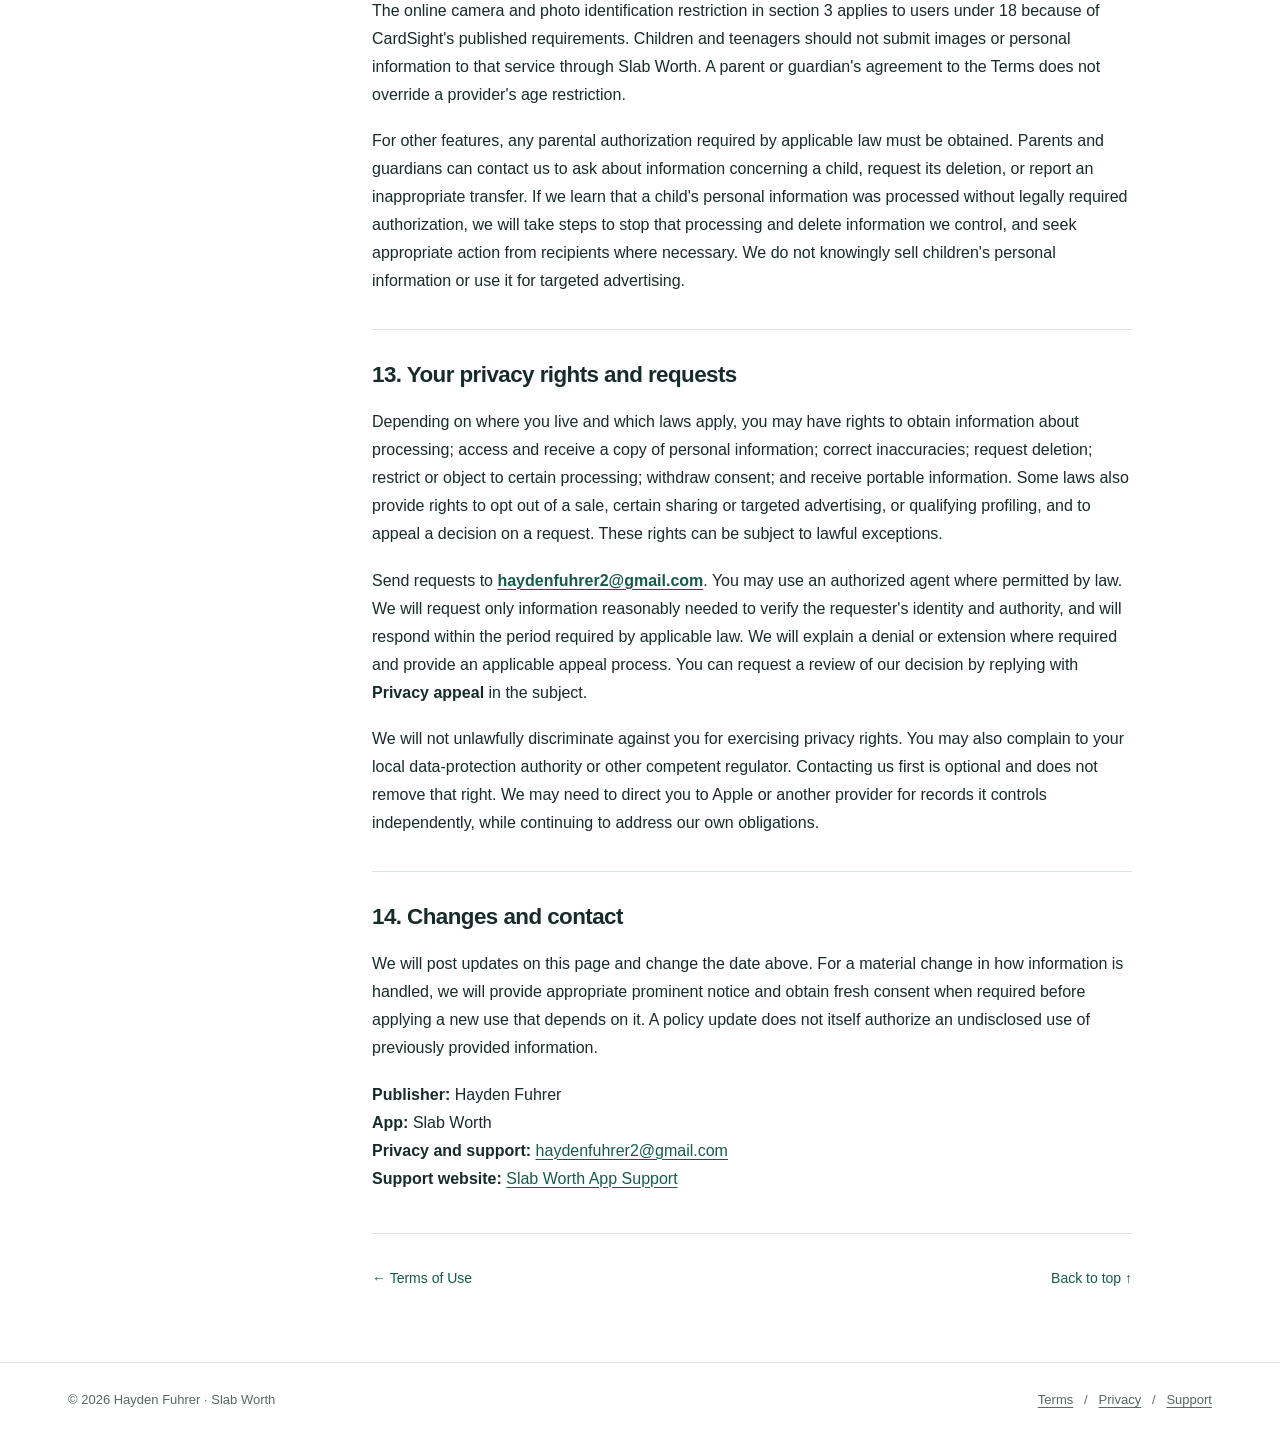
<file: privacy.html>
<!doctype html>
<html lang="en">
<head>
  <meta charset="utf-8">
  <meta name="viewport" content="width=device-width, initial-scale=1">
  <meta name="description" content="Slab Worth Privacy Policy — read the app’s legal information.">
  
  <meta name="theme-color" content="#172b29">
  <meta name="referrer" content="strict-origin-when-cross-origin">
  <title>Privacy Policy · Slab Worth</title>
  <link rel="icon" type="image/svg+xml" href="data:image/svg+xml,%3Csvg%20xmlns%3D%22http%3A%2F%2Fwww.w3.org%2F2000%2Fsvg%22%20viewBox%3D%220%200%2064%2064%22%3E%3Crect%20width%3D%2264%22%20height%3D%2264%22%20rx%3D%2212%22%20fill%3D%22%23172b29%22%2F%3E%3Crect%20x%3D%2216%22%20y%3D%229%22%20width%3D%2232%22%20height%3D%2246%22%20rx%3D%225%22%20fill%3D%22none%22%20stroke%3D%22%23c5e1a4%22%20stroke-width%3D%223%22%2F%3E%3Cpath%20d%3D%22M25%2025h14M25%2032h14M25%2039h8%22%20stroke%3D%22%23c5e1a4%22%20stroke-width%3D%223%22%20stroke-linecap%3D%22round%22%2F%3E%3C%2Fsvg%3E">
  <link rel="stylesheet" href="styles.css">
</head>
<body id="top">
  <a class="skip" href="#document">Skip to document</a>
  <header class="topbar">
    <div class="shell">
      <a class="brand" href="index.html" aria-label="Slab Worth legal home"><span class="brand-mark" aria-hidden="true">SW</span>Slab Worth</a>
      <nav class="topnav" aria-label="Site navigation">
        <a href="index.html">Terms of Use</a>
        <a href="privacy.html" aria-current="page">Privacy Policy</a>
        <a href="support.html">Support</a>
      </nav>
    </div>
  </header>
  <div class="masthead">
    <div class="shell">
      <div class="masthead-index" aria-hidden="true">02<span>Slab Worth / Legal</span></div>
      <div>
        <p class="eyebrow">Slab Worth · Legal</p>
        <h1>Privacy Policy</h1>
        <div class="meta"><span>Last updated <time datetime="2026-09-20">September 20, 2026</time></span></div>
      </div>
    </div>
  </div>
  <div class="shell layout">
    <aside class="sidebar" aria-label="Document navigation">
      <p class="side-title">On this page</p>
      <nav aria-label="Table of contents"><ol class="contents"><li><a href="#1-who-is-responsible"><span class="number">01</span><span>Who is responsible</span></a></li><li><a href="#2-information-the-app-handles"><span class="number">02</span><span>Information the App handles</span></a></li><li><a href="#3-camera-and-photo-identification-with-cardsight-ai"><span class="number">03</span><span>Camera and photo identification with CardSight AI</span></a></li><li><a href="#4-why-information-is-used"><span class="number">04</span><span>Why information is used</span></a></li><li><a href="#5-who-receives-information"><span class="number">05</span><span>Who receives information</span></a></li><li><a href="#6-storage-and-retention"><span class="number">06</span><span>Storage and retention</span></a></li><li><a href="#7-access-export-deletion-and-sign-out"><span class="number">07</span><span>Access, export, deletion, and sign-out</span></a></li><li><a href="#8-permissions-notifications-widgets-and-sharing"><span class="number">08</span><span>Permissions, notifications, widgets, and sharing</span></a></li><li><a href="#9-advertising-tracking-and-this-website"><span class="number">09</span><span>Advertising, tracking, and this website</span></a></li><li><a href="#10-security"><span class="number">10</span><span>Security</span></a></li><li><a href="#11-international-processing"><span class="number">11</span><span>International processing</span></a></li><li><a href="#12-children-and-teenagers"><span class="number">12</span><span>Children and teenagers</span></a></li><li><a href="#13-your-privacy-rights-and-requests"><span class="number">13</span><span>Your privacy rights and requests</span></a></li><li><a href="#14-changes-and-contact"><span class="number">14</span><span>Changes and contact</span></a></li></ol></nav>
      <div class="side-contact"><p>Questions about Slab Worth?</p><p><a href="support.html">Visit App Support</a></p><a href="mailto:haydenfuhrer2@gmail.com">haydenfuhrer2@gmail.com</a></div>
    </aside>
    <main class="document" id="document" tabindex="-1">
      
      <details class="mobile-contents"><summary>On this page</summary><nav aria-label="Mobile table of contents"><ol class="contents"><li><a href="#1-who-is-responsible"><span class="number">01</span><span>Who is responsible</span></a></li><li><a href="#2-information-the-app-handles"><span class="number">02</span><span>Information the App handles</span></a></li><li><a href="#3-camera-and-photo-identification-with-cardsight-ai"><span class="number">03</span><span>Camera and photo identification with CardSight AI</span></a></li><li><a href="#4-why-information-is-used"><span class="number">04</span><span>Why information is used</span></a></li><li><a href="#5-who-receives-information"><span class="number">05</span><span>Who receives information</span></a></li><li><a href="#6-storage-and-retention"><span class="number">06</span><span>Storage and retention</span></a></li><li><a href="#7-access-export-deletion-and-sign-out"><span class="number">07</span><span>Access, export, deletion, and sign-out</span></a></li><li><a href="#8-permissions-notifications-widgets-and-sharing"><span class="number">08</span><span>Permissions, notifications, widgets, and sharing</span></a></li><li><a href="#9-advertising-tracking-and-this-website"><span class="number">09</span><span>Advertising, tracking, and this website</span></a></li><li><a href="#10-security"><span class="number">10</span><span>Security</span></a></li><li><a href="#11-international-processing"><span class="number">11</span><span>International processing</span></a></li><li><a href="#12-children-and-teenagers"><span class="number">12</span><span>Children and teenagers</span></a></li><li><a href="#13-your-privacy-rights-and-requests"><span class="number">13</span><span>Your privacy rights and requests</span></a></li><li><a href="#14-changes-and-contact"><span class="number">14</span><span>Changes and contact</span></a></li></ol></nav></details>
      <p>This Privacy Policy explains how information is handled when you use Slab Worth, visit its Terms, Privacy, or Support website, or contact the developer. Slab Worth is provided by <strong>Hayden Fuhrer</strong>. For privacy questions and requests, email <strong><a href="mailto:haydenfuhrer2@gmail.com">haydenfuhrer2@gmail.com</a></strong> or visit <a href="https://mealmusedev-cloud.github.io/SlabWorth/support.html">App Support</a>.</p>
<p><strong>The important details:</strong> Your saved collection is stored on your device and may sync through your Apple iCloud account. Scanning is not entirely offline: camera card images and photos selected for identification are sent to <strong>CardSight AI</strong>. Its published terms allow uses that include AI model training. Card searches, artwork, and price lookups also contact external providers. The sections below explain these transfers, storage, and your choices.</p>
<h2 id="1-who-is-responsible">1. Who is responsible</h2>
<p>Hayden Fuhrer is responsible for Slab Worth&#x27;s handling of personal information and, where applicable privacy law uses that term, is its data controller. Apple and other providers also process information for their own services under their applicable policies. Using those services does not remove our responsibilities for information we disclose to them.</p>
<p>This policy covers the App and the static Slab Worth legal and support website. It does not cover a marketplace, grading company, or other website you visit through a link, except to explain the information involved in opening that link. Our <a href="https://mealmusedev-cloud.github.io/SlabWorth/index.html">Terms of Use</a> describe the App&#x27;s license, purchases, and service limitations.</p>
<h2 id="2-information-the-app-handles">2. Information the App handles</h2>
<h3>Your collection and preferences</h3>
<p>The App stores the cards you save, including card identifiers, names, set and collector numbers, variants, quantities, favorites, binder organization, date added, artwork links, estimated prices and sources, and price history. For graded cards, records can include the grading company, grade, and certification number you enter. It also stores portfolio history, selected settings, tutorial status, your free-scan count, and Pro access status.</p>
<p>These records support collection management, charts, set completion, and related features. Collection records are kept in the App&#x27;s local database, with iCloud synchronization where available through your Apple account and device settings. We do not operate a separate Slab Worth server that receives a copy of your entire collection database.</p>
<h3>Images and searches</h3>
<p>The camera processes frames to detect a card and read text. Card images are also sent for online identification as explained in section 3. Selecting a photo for identification sends a JPEG version of that selected image. Card names, numbers, set information, language, and other search or pricing parameters are used in requests to catalog and market-data services. The receiving service can also receive your IP address and ordinary request information, such as request time and network headers.</p>
<h3>Optional Apple profile</h3>
<p>If you choose Sign in with Apple, the App receives an Apple-provided user identifier and, when Apple supplies it, your name. It stores these locally to show your profile. The current sign-in flow requests your name, not your email address. Your Apple password is not provided to Slab Worth, and we do not operate a separate password-based Slab Worth account service.</p>
<h3>Purchases</h3>
<p>Apple processes your one-time Pro purchase. The App uses Apple&#x27;s StoreKit purchase and entitlement information to determine whether Pro is available, restore purchases, and recognize refunded or revoked purchases. We do not receive your full payment-card details. Apple may provide sales and transaction reports to the developer, and you may provide purchase information when asking for help.</p>
<h3>Support and diagnostics</h3>
<p>If you email us, we receive your email address, message, attachments, and any device details, screenshots, or transaction information you choose to include. Our support address uses Google&#x27;s Gmail service. Apple may make diagnostic or crash information available to developers according to your Apple privacy settings and Apple&#x27;s developer services. The App does not include a separate third-party analytics or crash-reporting SDK.</p>
<h2 id="3-camera-and-photo-identification-with-cardsight-ai">3. Camera and photo identification with CardSight AI</h2>
<p><strong>Online identification sends image content to CardSight AI.</strong> During camera scanning, the App detects and crops a card, reads text on the device, and can send repeated JPEG card images to CardSight while identification is active. Transmission can occur before you save a card. Photo identification sends a JPEG version of the photo you select; this may contain more than the card itself.</p>
<p>CardSight receives the submitted image and connection information needed to handle the request. The App does not attach your Apple sign-in identifier, name, or complete collection database to this identification request. However, an image can itself reveal personal information, and your IP address is visible to the receiving service. Keep people, addresses, documents, payment details, and other private material out of images you submit.</p>
<p><strong>CardSight&#x27;s published terms permit submitted data to be used for service improvement, research, and AI model training, and permit collection of usage information.</strong> Its public privacy policy uses purpose-based retention rather than a fixed deletion deadline. We therefore do not promise that images are immediately deleted, excluded from training, or handled only on your device. See <a href="https://cardsight.ai/terms">CardSight&#x27;s Terms of Service</a> and <a href="https://cardsight.ai/privacy">CardSight&#x27;s Privacy Policy</a>.</p>
<p>CardSight&#x27;s published privacy policy restricts use to people aged 18 or older. <strong>Do not use camera or photo identification if you are under 18.</strong> These restrictions apply to the online identification features, and an App Store content rating does not override them.</p>
<p>To avoid sending images to CardSight, do not use camera or photo identification. You can use text search to find cards; text searches still make the catalog and pricing requests described in this policy. Stop scanning and close the scanner to stop new camera-image requests. Disabling camera permission prevents camera access but does not prevent a photo you separately select from being sent for identification.</p>
<p>This policy provides notice of these practices. Reading it, accepting the Terms, or granting camera access does not replace any separate consent required for sharing information with an AI provider. For a request concerning an image already sent, contact us as described in sections 7 and 13.</p>
<h2 id="4-why-information-is-used">4. Why information is used</h2>
<p>We use information to identify cards, retrieve artwork and market estimates, save and organize your collection, calculate portfolio history, synchronize through iCloud, display your profile, verify Pro access, deliver requested notifications and widgets, provide support, diagnose errors, protect the App, and meet legal obligations. CardSight&#x27;s additional uses are disclosed in section 3.</p>
<p>Where a legal basis is required, processing necessary to provide a feature you request is based on performing our agreement with you. Optional processing that requires consent must rely on your consent. Support, troubleshooting, abuse prevention, and service security may rely on our legitimate interests, balanced against your rights. Records required by law are handled to comply with legal obligations. These bases do not eliminate a separate consent requirement that applies to a particular transfer or feature.</p>
<p>You may decline to provide optional information, although a feature may be unavailable without the information it needs. You can object to processing based on legitimate interests and withdraw consent as described below. Card recognition and valuation use automated processing, but the App does not make decisions about you that produce legal or similarly significant effects.</p>
<h2 id="5-who-receives-information">5. Who receives information</h2>
<p>Information is disclosed according to the feature you use:</p>
<ul>
<li><strong>Apple:</strong> purchases and restoration, optional Sign in with Apple, iCloud storage and synchronization, and platform services. Apple&#x27;s handling is explained in the <a href="https://www.apple.com/legal/privacy/">Apple Privacy Policy</a>.</li>
<li><strong>CardSight AI:</strong> images and technical request information for online identification, with the additional uses described in section 3.</li>
<li><strong>Pokémon TCG API, TCGdex, and PriceCharting:</strong> card identifiers, search terms, language or set details, and technical requests needed for catalog information, artwork, and prices.</li>
<li><strong>eBay:</strong> card-related search or listing requests when its services are used. Opening an eBay listing or search also subjects that visit to eBay&#x27;s practices.</li>
<li><strong>Artwork hosts and RareBit:</strong> requests for card artwork reveal the requested image or card identifier and connection information. RareBit is an additional artwork source when that integration is configured and used.</li>
<li><strong>Google&#x27;s Gmail service:</strong> messages and attachments sent to the support email address.</li>
<li><strong>GitHub:</strong> visits to the legal and support website, as explained in section 9.</li>
<li><strong>Recipients you select:</strong> information you export or share through your device&#x27;s share controls goes to the app, service, or person you choose.</li>
</ul>
<p>We may disclose information we hold when reasonably necessary to comply with valid legal process, protect legal rights, investigate fraud or security issues, or protect people&#x27;s safety. If responsibility for the App changes through a sale or similar transaction, relevant records may transfer subject to applicable law and notice of a material change in their handling.</p>
<p>Our requirements for providers handling personal information on our behalf are purpose-limited use, appropriate security, and protection consistent with this policy and applicable law. Providers that determine their own processing purposes, including CardSight&#x27;s published additional uses, are identified here so those uses are not hidden behind a general reference to service providers. We remain responsible for meeting the obligations that apply to our selection and use of providers.</p>
<h2 id="6-storage-and-retention">6. Storage and retention</h2>
<p>We use the following retention rules rather than a single period for every type of information:</p>
<ul>
<li><strong>Collection and history:</strong> saved on your device until deleted or the App&#x27;s data is removed. Synced records and device backups may remain with Apple until removed through the applicable Apple controls. Removing a card does not automatically erase historical portfolio totals.</li>
<li><strong>Scan images:</strong> the App processes camera and selected-photo images for recognition and does not save the submitted original as part of your collection record. CardSight&#x27;s retention is governed by its practices described in section 3. A source photo already in your photo library remains there until you delete it yourself.</li>
<li><strong>Cached artwork and results:</strong> the App and operating system may cache downloaded artwork and responses for performance. Some caches last for the session; others remain until evicted by the system or the App&#x27;s local data is removed.</li>
<li><strong>Profile and settings:</strong> kept locally until changed, cleared by the relevant control, or removed with the App&#x27;s local data. Signing out clears the locally stored Apple profile name and identifier.</li>
<li><strong>Purchase records:</strong> Apple retains purchase records under its policies. The App retains or refreshes entitlement information as needed to provide Pro access. Deleting collection data does not delete an Apple purchase.</li>
<li><strong>Support records:</strong> retained only as long as needed to address the request, provide relevant follow-up, handle a dispute, or meet a legal obligation. We assess retention using the nature of the request, whether it remains unresolved, applicable recordkeeping duties, and relevant claim periods.</li>
<li><strong>Provider and hosting records:</strong> retained by the relevant provider under its applicable policy and legal obligations; we do not promise a common deletion deadline for records outside our control.</li>
</ul>
<p>Where we must retain information after a deletion request, we will explain the reason and applicable retention criteria unless law prevents us from doing so. We will not retain it for unrelated purposes.</p>
<h2 id="7-access-export-deletion-and-sign-out">7. Access, export, deletion, and sign-out</h2>
<p><strong>Export your collection:</strong> Use <strong>Export CSV</strong> from the collection menu. Your chosen destination controls the exported copy. Deleting records in Slab Worth does not delete an export you previously saved or shared.</p>
<p><strong>Delete cards:</strong> In your collection, open a card&#x27;s context menu and choose <strong>Delete</strong>, or use <strong>Select Cards</strong> to select and delete multiple records. Deletion can propagate to synchronized devices. Associated card price history is removed when no remaining record uses that card and variant; portfolio history can remain. Deleting a binder does not by itself delete its cards.</p>
<p><strong>Remove your local Apple profile:</strong> Use <strong>Sign Out</strong> in the App&#x27;s profile area. This clears the profile name and identifier stored by the App. It does not erase your collection, remove iCloud data, refund Pro, or revoke the Apple sign-in association. To revoke that association, use <strong>Settings → your name → Sign in with Apple</strong>, select Slab Worth or its developer, and follow Apple&#x27;s removal steps. See <a href="https://support.apple.com/en-us/102571">Apple&#x27;s sign-in management instructions</a>.</p>
<p><strong>Remove remaining device and cloud data:</strong> Deleting the App removes its ordinary local app data; offloading it can preserve that data. Use Apple&#x27;s iCloud storage and backup controls to review and remove cloud copies separately. Disabling synchronization is different from deleting an existing cloud copy, and signing out of the App is different from disabling iCloud. Previously created exports, shared files, source photos, and other devices&#x27; copies need separate attention. Contact support if you need help locating remaining data; we do not have administrative access to your private iCloud collection.</p>
<p><strong>Request deletion of information held by us or a provider:</strong> Email <strong><a href="mailto:haydenfuhrer2@gmail.com">haydenfuhrer2@gmail.com</a></strong> with the subject <strong>Slab Worth privacy request</strong>. Identify the relevant support conversation or, for a scan, the approximate date and time and feature used. Do not resend a sensitive image solely to identify your request. We will handle information we control and assist with relevant provider requests. We cannot promise recovery or identification of every provider-side request when it was not linked to an identifiable Slab Worth account.</p>
<p>Deleting data or stopping use does not request a purchase refund. Refund information is in the <a href="https://mealmusedev-cloud.github.io/SlabWorth/index.html#3-free-features-and-slab-worth-pro">Terms of Use</a>.</p>
<h2 id="8-permissions-notifications-widgets-and-sharing">8. Permissions, notifications, widgets, and sharing</h2>
<p>Camera access is used to scan cards. Photo selection gives the App the photo you choose for identification. You can change applicable permissions in your device&#x27;s settings. Denying camera access does not prevent text search or viewing records already saved.</p>
<p>If you allow notifications, the App can display local alerts about card or portfolio price changes. Your widget can show portfolio value, card count, and recent history using data shared locally between the App and its widget. Information displayed in notifications or widgets may be visible to someone using or looking at your device. Control notification previews in your device&#x27;s settings and remove the widget if you do not want this information displayed.</p>
<p>The App uses device sharing controls for exports and shared card images. Review the content and chosen recipient before sharing. Withdrawing permission stops the corresponding future access; it does not automatically erase information already sent. A consent withdrawal does not change the lawfulness of processing that occurred before withdrawal.</p>
<h2 id="9-advertising-tracking-and-this-website">9. Advertising, tracking, and this website</h2>
<p>Slab Worth does not include advertising networks, cross-app advertising tracking, or a separate third-party analytics SDK. We do not sell your collection records for money or use your collection to serve targeted advertisements. Third-party services still receive the requests described above; the absence of advertising in the App does not mean no information leaves the device.</p>
<p>The Terms, Privacy, and Support website consists of static pages. We have not added analytics scripts, advertising scripts, tracking pixels, forms, cookies, or browser-storage code. We do not use this website to track visitors across other websites. Its behavior does not change in response to a browser&#x27;s Do Not Track signal. If an applicable privacy law requires us to honor another recognized opt-out signal, we will do so for processing within its scope.</p>
<p>The website is hosted on GitHub Pages. GitHub logs visitors&#x27; IP addresses for security. See <a href="https://docs.github.com/en/pages/getting-started-with-github-pages/what-is-github-pages#data-collection">GitHub Pages data collection</a> and the <a href="https://docs.github.com/en/site-policy/privacy-policies/github-general-privacy-statement">GitHub Privacy Statement</a>. Clicking an email link opens your email service; clicking an external link connects you to that provider.</p>
<h2 id="10-security">10. Security</h2>
<p>The App uses Apple&#x27;s device storage and platform services and HTTPS connections for the online services described here. Access to your device, Apple account, exported files, and email can affect the security of your information. Use a device passcode and protect your accounts and backups.</p>
<p>We seek to limit access to support information to what is needed to handle requests and operate the App. No transmission or storage system is completely secure. If you believe information has been exposed or misused, contact <strong><a href="mailto:haydenfuhrer2@gmail.com">haydenfuhrer2@gmail.com</a></strong>. We will investigate and provide any notification or remedy required by applicable law.</p>
<h2 id="11-international-processing">11. International processing</h2>
<p>Using online features can result in information being processed outside your country. CardSight states that it processes information in the United States. Apple, GitHub, Google, and other providers may operate in additional locations described in their policies, where privacy laws can differ from those in your country.</p>
<p>When a transfer is subject to legal restrictions, it must have an applicable lawful transfer mechanism and any required safeguards. Contact us for information about the destination and safeguards applicable to a particular transfer. This policy does not itself establish a transfer agreement or treat continued use as blanket consent to international transfers.</p>
<h2 id="12-children-and-teenagers">12. Children and teenagers</h2>
<p>The online camera and photo identification restriction in section 3 applies to users under 18 because of CardSight&#x27;s published requirements. Children and teenagers should not submit images or personal information to that service through Slab Worth. A parent or guardian&#x27;s agreement to the Terms does not override a provider&#x27;s age restriction.</p>
<p>For other features, any parental authorization required by applicable law must be obtained. Parents and guardians can contact us to ask about information concerning a child, request its deletion, or report an inappropriate transfer. If we learn that a child&#x27;s personal information was processed without legally required authorization, we will take steps to stop that processing and delete information we control, and seek appropriate action from recipients where necessary. We do not knowingly sell children&#x27;s personal information or use it for targeted advertising.</p>
<h2 id="13-your-privacy-rights-and-requests">13. Your privacy rights and requests</h2>
<p>Depending on where you live and which laws apply, you may have rights to obtain information about processing; access and receive a copy of personal information; correct inaccuracies; request deletion; restrict or object to certain processing; withdraw consent; and receive portable information. Some laws also provide rights to opt out of a sale, certain sharing or targeted advertising, or qualifying profiling, and to appeal a decision on a request. These rights can be subject to lawful exceptions.</p>
<p>Send requests to <strong><a href="mailto:haydenfuhrer2@gmail.com">haydenfuhrer2@gmail.com</a></strong>. You may use an authorized agent where permitted by law. We will request only information reasonably needed to verify the requester&#x27;s identity and authority, and will respond within the period required by applicable law. We will explain a denial or extension where required and provide an applicable appeal process. You can request a review of our decision by replying with <strong>Privacy appeal</strong> in the subject.</p>
<p>We will not unlawfully discriminate against you for exercising privacy rights. You may also complain to your local data-protection authority or other competent regulator. Contacting us first is optional and does not remove that right. We may need to direct you to Apple or another provider for records it controls independently, while continuing to address our own obligations.</p>
<h2 id="14-changes-and-contact">14. Changes and contact</h2>
<p>We will post updates on this page and change the date above. For a material change in how information is handled, we will provide appropriate prominent notice and obtain fresh consent when required before applying a new use that depends on it. A policy update does not itself authorize an undisclosed use of previously provided information.</p>
<p><strong>Publisher:</strong> Hayden Fuhrer<br> <strong>App:</strong> Slab Worth<br> <strong>Privacy and support:</strong> <a href="mailto:haydenfuhrer2@gmail.com">haydenfuhrer2@gmail.com</a><br> <strong>Support website:</strong> <a href="https://mealmusedev-cloud.github.io/SlabWorth/support.html">Slab Worth App Support</a></p>
      <div class="page-end"><a href="index.html">← Terms of Use</a><a href="#top">Back to top ↑</a></div>
    </main>
  </div>
  <footer><div class="shell"><span>© 2026 Hayden Fuhrer · Slab Worth</span><span><a href="index.html">Terms</a> &nbsp; / &nbsp; <a href="privacy.html">Privacy</a> &nbsp; / &nbsp; <a href="support.html">Support</a></span></div></footer>
</body>
</html>
</file>
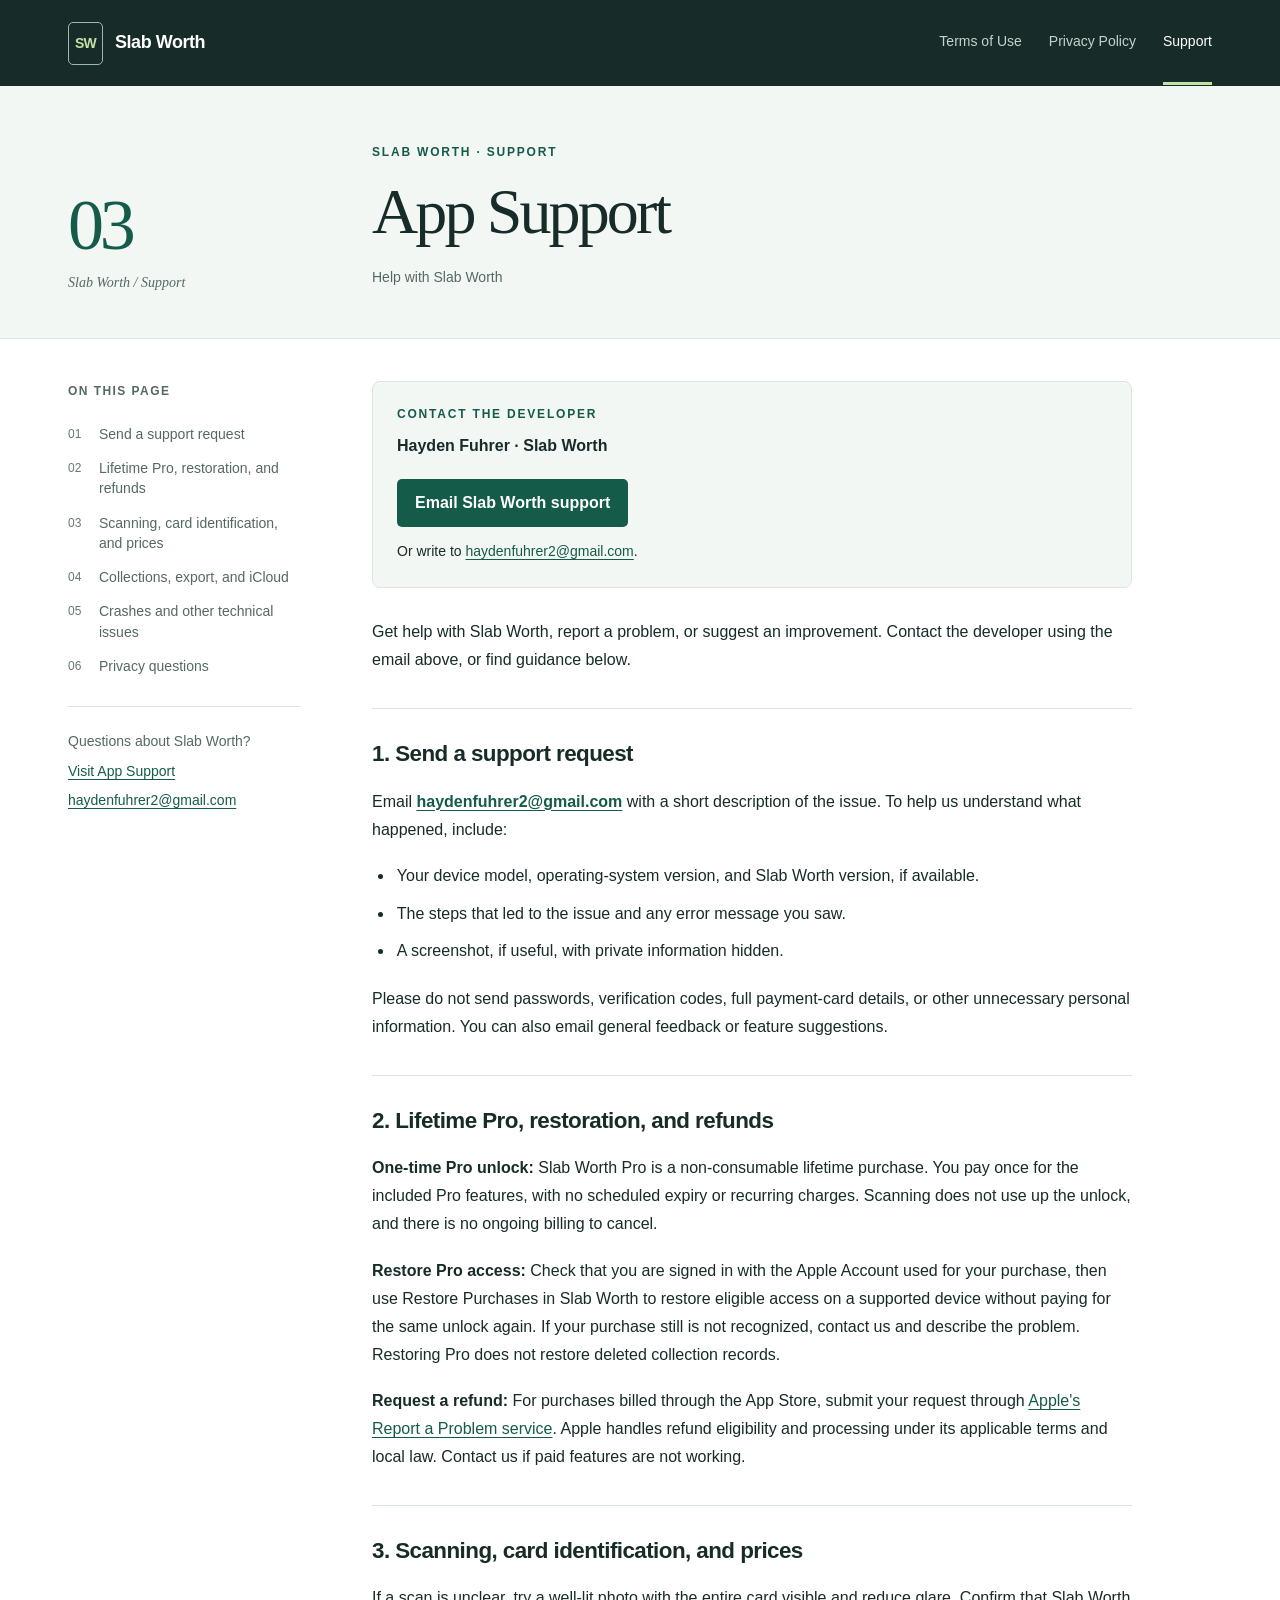
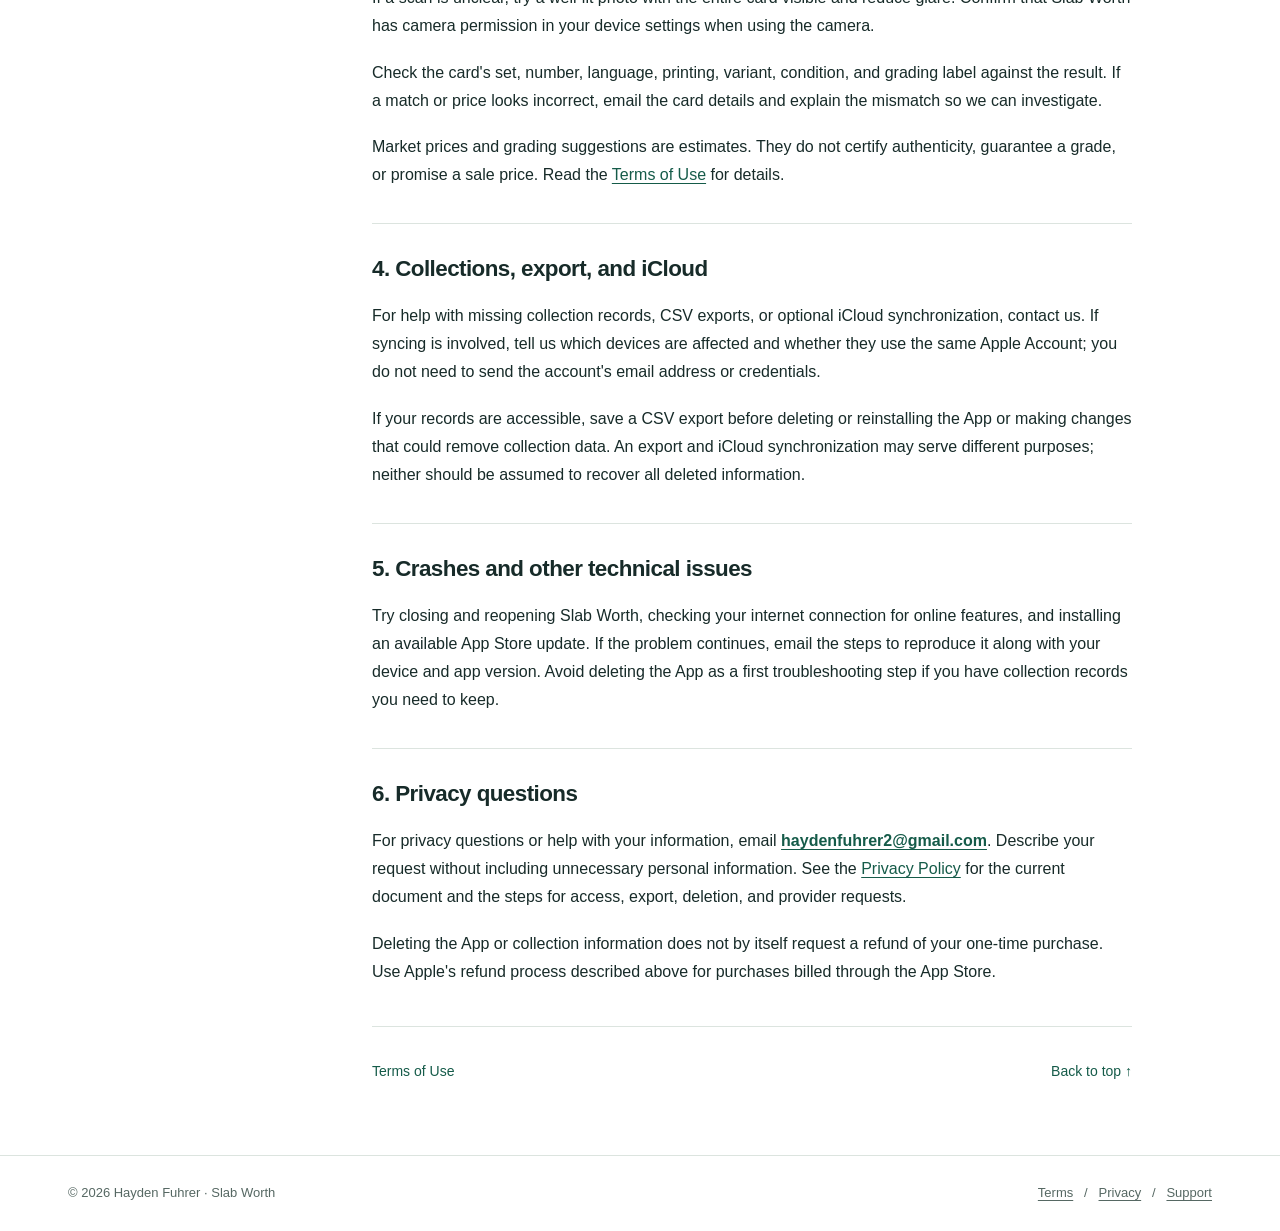
<file: support.html>
<!doctype html>
<html lang="en">
<head>
  <meta charset="utf-8">
  <meta name="viewport" content="width=device-width, initial-scale=1">
  <meta name="description" content="Contact Slab Worth support for help with your lifetime Pro purchase, scans, collection records, and technical issues.">
  
  <meta name="theme-color" content="#172b29">
  <meta name="referrer" content="strict-origin-when-cross-origin">
  <title>App Support · Slab Worth</title>
  <link rel="icon" type="image/svg+xml" href="data:image/svg+xml,%3Csvg%20xmlns%3D%22http%3A%2F%2Fwww.w3.org%2F2000%2Fsvg%22%20viewBox%3D%220%200%2064%2064%22%3E%3Crect%20width%3D%2264%22%20height%3D%2264%22%20rx%3D%2212%22%20fill%3D%22%23172b29%22%2F%3E%3Crect%20x%3D%2216%22%20y%3D%229%22%20width%3D%2232%22%20height%3D%2246%22%20rx%3D%225%22%20fill%3D%22none%22%20stroke%3D%22%23c5e1a4%22%20stroke-width%3D%223%22%2F%3E%3Cpath%20d%3D%22M25%2025h14M25%2032h14M25%2039h8%22%20stroke%3D%22%23c5e1a4%22%20stroke-width%3D%223%22%20stroke-linecap%3D%22round%22%2F%3E%3C%2Fsvg%3E">
  <link rel="stylesheet" href="styles.css">
</head>
<body id="top">
  <a class="skip" href="#document">Skip to document</a>
  <header class="topbar">
    <div class="shell">
      <a class="brand" href="index.html" aria-label="Slab Worth legal home"><span class="brand-mark" aria-hidden="true">SW</span>Slab Worth</a>
      <nav class="topnav" aria-label="Site navigation">
        <a href="index.html">Terms of Use</a>
        <a href="privacy.html">Privacy Policy</a>
        <a href="support.html" aria-current="page">Support</a>
      </nav>
    </div>
  </header>
  <div class="masthead">
    <div class="shell">
      <div class="masthead-index" aria-hidden="true">03<span>Slab Worth / Support</span></div>
      <div>
        <p class="eyebrow">Slab Worth · Support</p>
        <h1>App Support</h1>
        <div class="meta"><span>Help with Slab Worth</span></div>
      </div>
    </div>
  </div>
  <div class="shell layout">
    <aside class="sidebar" aria-label="Document navigation">
      <p class="side-title">On this page</p>
      <nav aria-label="Table of contents"><ol class="contents"><li><a href="#1-send-a-support-request"><span class="number">01</span><span>Send a support request</span></a></li><li><a href="#2-lifetime-pro-restoration-and-refunds"><span class="number">02</span><span>Lifetime Pro, restoration, and refunds</span></a></li><li><a href="#3-scanning-card-identification-and-prices"><span class="number">03</span><span>Scanning, card identification, and prices</span></a></li><li><a href="#4-collections-export-and-icloud"><span class="number">04</span><span>Collections, export, and iCloud</span></a></li><li><a href="#5-crashes-and-other-technical-issues"><span class="number">05</span><span>Crashes and other technical issues</span></a></li><li><a href="#6-privacy-questions"><span class="number">06</span><span>Privacy questions</span></a></li></ol></nav>
      <div class="side-contact"><p>Questions about Slab Worth?</p><p><a href="support.html">Visit App Support</a></p><a href="mailto:haydenfuhrer2@gmail.com">haydenfuhrer2@gmail.com</a></div>
    </aside>
    <main class="document" id="document" tabindex="-1">
      <div class="support-contact"><p class="eyebrow">Contact the developer</p><p><strong>Hayden Fuhrer · Slab Worth</strong></p><a class="support-button" href="mailto:haydenfuhrer2@gmail.com?subject=Slab%20Worth%20Support">Email Slab Worth support</a><p class="email-address">Or write to <a href="mailto:haydenfuhrer2@gmail.com">haydenfuhrer2@gmail.com</a>.</p></div>
      <details class="mobile-contents"><summary>On this page</summary><nav aria-label="Mobile table of contents"><ol class="contents"><li><a href="#1-send-a-support-request"><span class="number">01</span><span>Send a support request</span></a></li><li><a href="#2-lifetime-pro-restoration-and-refunds"><span class="number">02</span><span>Lifetime Pro, restoration, and refunds</span></a></li><li><a href="#3-scanning-card-identification-and-prices"><span class="number">03</span><span>Scanning, card identification, and prices</span></a></li><li><a href="#4-collections-export-and-icloud"><span class="number">04</span><span>Collections, export, and iCloud</span></a></li><li><a href="#5-crashes-and-other-technical-issues"><span class="number">05</span><span>Crashes and other technical issues</span></a></li><li><a href="#6-privacy-questions"><span class="number">06</span><span>Privacy questions</span></a></li></ol></nav></details>
      <p>Get help with Slab Worth, report a problem, or suggest an improvement. Contact the developer using the email above, or find guidance below.</p>
<h2 id="1-send-a-support-request">1. Send a support request</h2>
<p>Email <strong><a href="mailto:haydenfuhrer2@gmail.com">haydenfuhrer2@gmail.com</a></strong> with a short description of the issue. To help us understand what happened, include:</p>
<ul>
<li>Your device model, operating-system version, and Slab Worth version, if available.</li>
<li>The steps that led to the issue and any error message you saw.</li>
<li>A screenshot, if useful, with private information hidden.</li>
</ul>
<p>Please do not send passwords, verification codes, full payment-card details, or other unnecessary personal information. You can also email general feedback or feature suggestions.</p>
<h2 id="2-lifetime-pro-restoration-and-refunds">2. Lifetime Pro, restoration, and refunds</h2>
<p><strong>One-time Pro unlock:</strong> Slab Worth Pro is a non-consumable lifetime purchase. You pay once for the included Pro features, with no scheduled expiry or recurring charges. Scanning does not use up the unlock, and there is no ongoing billing to cancel.</p>
<p><strong>Restore Pro access:</strong> Check that you are signed in with the Apple Account used for your purchase, then use Restore Purchases in Slab Worth to restore eligible access on a supported device without paying for the same unlock again. If your purchase still is not recognized, contact us and describe the problem. Restoring Pro does not restore deleted collection records.</p>
<p><strong>Request a refund:</strong> For purchases billed through the App Store, submit your request through <a href="https://reportaproblem.apple.com/">Apple&#x27;s Report a Problem service</a>. Apple handles refund eligibility and processing under its applicable terms and local law. Contact us if paid features are not working.</p>
<h2 id="3-scanning-card-identification-and-prices">3. Scanning, card identification, and prices</h2>
<p>If a scan is unclear, try a well-lit photo with the entire card visible and reduce glare. Confirm that Slab Worth has camera permission in your device settings when using the camera.</p>
<p>Check the card&#x27;s set, number, language, printing, variant, condition, and grading label against the result. If a match or price looks incorrect, email the card details and explain the mismatch so we can investigate.</p>
<p>Market prices and grading suggestions are estimates. They do not certify authenticity, guarantee a grade, or promise a sale price. Read the <a href="index.html#4-identification-valuation-and-grading-limitations">Terms of Use</a> for details.</p>
<h2 id="4-collections-export-and-icloud">4. Collections, export, and iCloud</h2>
<p>For help with missing collection records, CSV exports, or optional iCloud synchronization, contact us. If syncing is involved, tell us which devices are affected and whether they use the same Apple Account; you do not need to send the account&#x27;s email address or credentials.</p>
<p>If your records are accessible, save a CSV export before deleting or reinstalling the App or making changes that could remove collection data. An export and iCloud synchronization may serve different purposes; neither should be assumed to recover all deleted information.</p>
<h2 id="5-crashes-and-other-technical-issues">5. Crashes and other technical issues</h2>
<p>Try closing and reopening Slab Worth, checking your internet connection for online features, and installing an available App Store update. If the problem continues, email the steps to reproduce it along with your device and app version. Avoid deleting the App as a first troubleshooting step if you have collection records you need to keep.</p>
<h2 id="6-privacy-questions">6. Privacy questions</h2>
<p>For privacy questions or help with your information, email <strong><a href="mailto:haydenfuhrer2@gmail.com">haydenfuhrer2@gmail.com</a></strong>. Describe your request without including unnecessary personal information. See the <a href="privacy.html">Privacy Policy</a> for the current document and the steps for access, export, deletion, and provider requests.</p>
<p>Deleting the App or collection information does not by itself request a refund of your one-time purchase. Use Apple&#x27;s refund process described above for purchases billed through the App Store.</p>
      <div class="page-end"><a href="index.html">Terms of Use</a><a href="#top">Back to top ↑</a></div>
    </main>
  </div>
  <footer><div class="shell"><span>© 2026 Hayden Fuhrer · Slab Worth</span><span><a href="index.html">Terms</a> &nbsp; / &nbsp; <a href="privacy.html">Privacy</a> &nbsp; / &nbsp; <a href="support.html">Support</a></span></div></footer>
</body>
</html>
</file>
<file: styles.css>
:root { color-scheme: light; --ink:#172b29; --green:#155b49; --muted:#566863; --line:#dce4df; --paper:#fff; --soft:#f3f7f4; --amber:#744311; --amber-bg:#fff6e8; }
* { box-sizing:border-box; }
html { scroll-behavior:smooth; scroll-padding-top:2rem; }
body { margin:0; background:var(--paper); color:var(--ink); font-family:-apple-system,BlinkMacSystemFont,"Segoe UI",sans-serif; font-size:1rem; line-height:1.75; -webkit-font-smoothing:antialiased; }
a { color:var(--green); text-underline-offset:.2em; text-decoration-thickness:1px; }
a:hover { text-decoration-thickness:2px; }
a:focus-visible,summary:focus-visible { outline:3px solid #bc721b; outline-offset:5px; border-radius:2px; }
.skip { position:fixed; top:-8rem; left:1rem; padding:.65rem 1rem; background:white; z-index:10; }
.skip:focus { top:1rem; }
.shell { max-width:1240px; padding:0 48px; margin:0 auto; }
.topbar { background:var(--ink); color:#fff; }
.topbar .shell { display:flex; align-items:center; justify-content:space-between; gap:2rem; min-height:86px; }
.brand { display:inline-flex; align-items:center; gap:12px; color:white; font-size:1.125rem; font-weight:650; letter-spacing:-.025em; text-decoration:none; }
.brand-mark { display:grid; place-items:center; width:35px; height:43px; border:1px solid #9abbab; border-radius:5px; color:#c5e1a4; font-size:.875rem; letter-spacing:-.06em; font-weight:750; }
.topnav { display:flex; flex-wrap:wrap; align-items:center; gap:27px; }
.topnav a { padding:28px 0; color:#c4d3cd; font-size:.875rem; text-decoration:none; border-bottom:3px solid transparent; }
.topnav a:hover { color:white; }
.topnav a[aria-current=page] { color:white; border-bottom-color:#c5e1a4; }
.masthead { border-bottom:1px solid var(--line); background:var(--soft); }
.masthead .shell { display:grid; grid-template-columns:240px minmax(0,1fr); column-gap:64px; padding-top:58px; padding-bottom:48px; align-items:end; }
.eyebrow { margin:0 0 16px; font-size:.75rem; line-height:1.4; font-weight:700; letter-spacing:.15em; text-transform:uppercase; color:var(--green); }
.masthead-index { color:var(--green); font-family:Georgia,serif; font-size:4.5rem; font-weight:400; line-height:1; letter-spacing:-.06em; }
.masthead-index span { display:block; margin-top:15px; color:var(--muted); font-family:inherit; font-size:.875rem; font-style:italic; letter-spacing:0; }
h1 { font-family:Georgia,"Times New Roman",serif; font-size:clamp(2.75rem,5vw,4.25rem); line-height:1.1; letter-spacing:-.045em; font-weight:400; margin:0 0 18px; }
.meta { display:flex; flex-wrap:wrap; align-items:center; gap:10px 18px; color:var(--muted); font-size:.875rem; }
.badge { display:inline-block; background:#e6ede8; border:1px solid #cbd9cf; color:#304d3d; font-size:.75rem; padding:2px 9px; line-height:1.6; border-radius:4px; font-weight:600; }
.layout { display:grid; grid-template-columns:240px minmax(0,1fr); gap:64px; padding-top:42px; padding-bottom:72px; }
.sidebar { align-self:start; position:sticky; top:28px; max-height:calc(100vh - 56px); overflow:auto; padding-right:8px; }
.side-title { margin:0 0 18px; font-size:.75rem; text-transform:uppercase; letter-spacing:.12em; font-weight:700; color:var(--muted); }
.contents { list-style:none; padding:0; margin:0; }
.contents li { margin:0 0 6px; }
.contents a { display:flex; gap:12px; padding:4px 0; font-size:.875rem; line-height:1.45; color:var(--muted); text-decoration:none; }
.contents a:hover { color:var(--green); text-decoration:underline; }
.contents .number { min-width:19px; font-variant-numeric:tabular-nums; font-size:.75rem; color:#657a70; padding-top:2px; }
.side-contact { border-top:1px solid var(--line); margin-top:26px; padding-top:22px; font-size:.875rem; }
.side-contact p { margin:0 0 5px; color:var(--muted); }
.side-contact a { overflow-wrap:anywhere; }
.document { min-width:0; max-width:760px; }
.document p { margin:0 0 1.15rem; }
.support-contact { background:var(--soft); border:1px solid var(--line); border-radius:8px; padding:24px; margin:0 0 30px; }
.support-contact .eyebrow { margin-bottom:10px; }
.support-contact p:last-child { margin-bottom:0; }
.support-contact .support-button { display:inline-block; background:var(--green); color:white; padding:10px 18px; border-radius:5px; font-weight:600; text-decoration:none; margin:0 0 12px; }
.support-contact .support-button:hover { background:var(--ink); }
.support-contact .email-address { font-size:.875rem; overflow-wrap:anywhere; }
.notice { padding:17px 20px; background:var(--amber-bg); border:1px solid #e4c59c; border-left:3px solid #a76823; color:var(--amber); margin:0 0 30px; border-radius:0 6px 6px 0; font-size:.875rem; line-height:1.65; }
.notice strong { display:block; margin-bottom:3px; }
.document h2 { font-size:1.4rem; line-height:1.35; letter-spacing:-.025em; padding-top:30px; border-top:1px solid var(--line); margin:34px 0 18px; font-weight:650; scroll-margin-top:28px; }
.document h3 { font-size:1.025rem; line-height:1.5; margin:24px 0 10px; font-weight:650; }
.document ul { padding-left:1.35em; margin:0 0 1.25rem; }
.document li { padding-left:.2em; margin:.6rem 0; }
.document strong { font-weight:650; }
.document a { overflow-wrap:anywhere; }
.document .editor-note { padding:15px 18px; background:var(--amber-bg); border-left:2px solid #d3af80; color:#744311; border-radius:0 4px 4px 0; font-size:.875rem; }
.editor-note::before { content:'To complete'; display:block; font-size:.75rem; text-transform:uppercase; letter-spacing:.09em; font-weight:700; margin-bottom:6px; }
.inline-note { color:#744311; background:var(--amber-bg); padding:1px 4px; box-decoration-break:clone; -webkit-box-decoration-break:clone; }
.table-wrap { width:100%; overflow-x:auto; margin:22px 0; }
table { width:100%; border-collapse:collapse; font-size:.875rem; text-align:left; }
th,td { padding:14px; border:1px solid var(--line); vertical-align:top; }
th { background:var(--soft); font-weight:650; }
td:first-child { width:31%; }
.mobile-contents { display:none; margin-bottom:24px; border:1px solid var(--line); border-radius:6px; padding:13px 16px; }
.mobile-contents summary { cursor:pointer; color:var(--green); font-size:.875rem; font-weight:650; }
.mobile-contents .contents { margin-top:16px; }
.page-end { display:flex; justify-content:space-between; align-items:center; gap:24px; padding-top:32px; margin-top:40px; border-top:1px solid var(--line); font-size:.875rem; }
.page-end a { text-decoration:none; }
.page-end a:hover { text-decoration:underline; }
footer { border-top:1px solid var(--line); padding:26px 0; color:var(--muted); font-size:.8125rem; }
footer .shell { display:flex; justify-content:space-between; flex-wrap:wrap; gap:12px; }
footer a { color:inherit; }
@media (max-width:1000px) { .shell { padding-left:32px; padding-right:32px; } .layout,.masthead .shell { grid-template-columns:205px minmax(0,1fr); gap:36px; } }
@media (max-width:760px) { .shell { padding-left:22px; padding-right:22px; } .topbar .shell { flex-wrap:wrap; gap:0; padding-top:18px; min-height:0; } .brand { font-size:1.05rem; } .brand-mark { width:30px; height:36px; } .topnav { width:100%; gap:24px; margin-top:8px; } .topnav a { padding:13px 0; } .masthead .shell { display:block; padding-top:35px; padding-bottom:30px; } .masthead-index { display:none; } .eyebrow { margin-bottom:12px; } h1 { font-size:2.8rem; margin-bottom:18px; } .layout { display:block; padding-top:25px; padding-bottom:42px; } .sidebar { display:none; } .mobile-contents { display:block; } .notice { padding:14px 16px; margin-bottom:24px; } .document h2 { font-size:1.3rem; } .page-end { align-items:flex-start; } }
@media (prefers-reduced-motion:reduce) { html { scroll-behavior:auto; } }
@media print { @page { margin:18mm; } body { font-size:10pt; line-height:1.6; color:#000; } .topbar,.sidebar,.mobile-contents,.page-end,.masthead-index,.skip { display:none!important; } .shell { max-width:none; padding:0; } .masthead { background:none; } .masthead .shell,.layout { display:block; padding:0; } .masthead .shell { padding-bottom:18px; } .layout { padding-top:20px; } h1 { font-size:30pt; } .eyebrow { font-size:9pt; } .document { max-width:none; } .document h2 { font-size:14pt; break-after:avoid; } .document h3 { break-after:avoid; } a { color:#000; } .notice,.editor-note { break-inside:avoid; } footer { margin-top:24px; font-size:9pt; } .table-wrap { overflow:visible; } th { break-after:avoid; } tr { break-inside:avoid; } }
</file>
